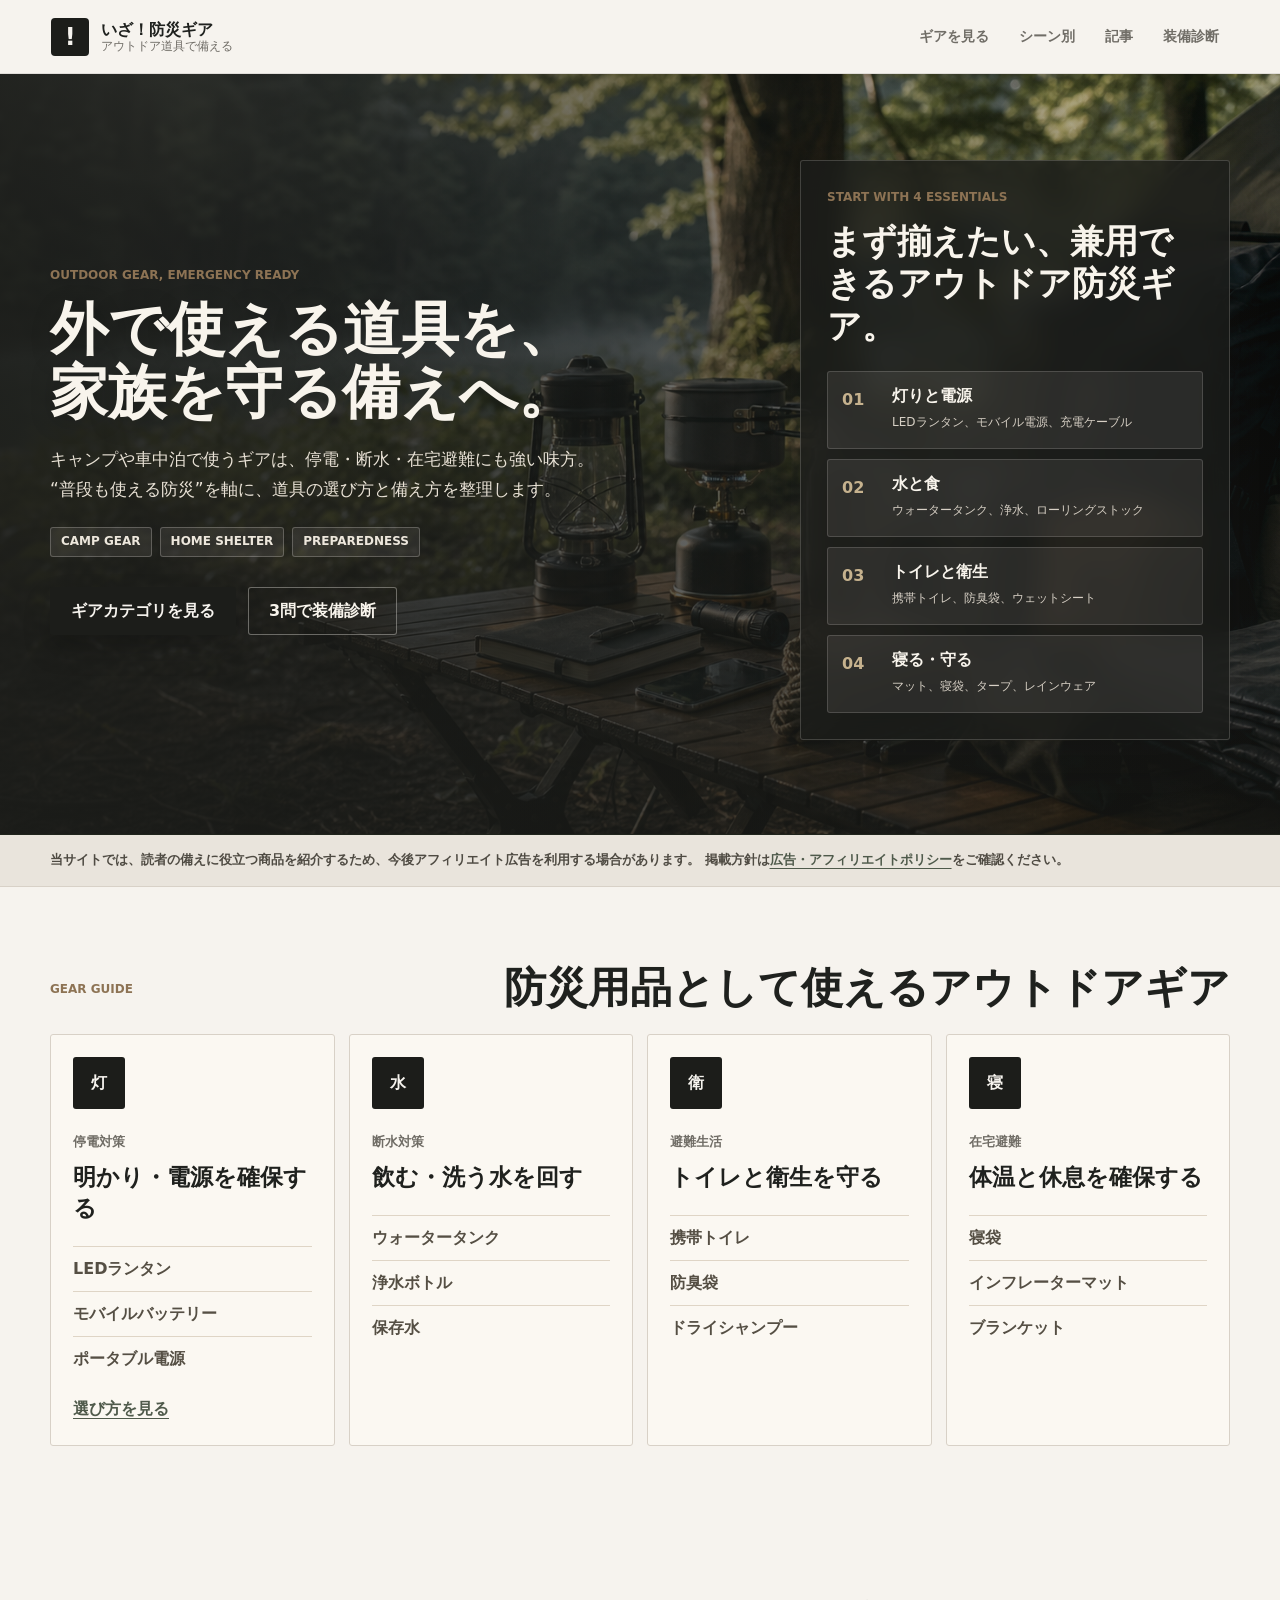
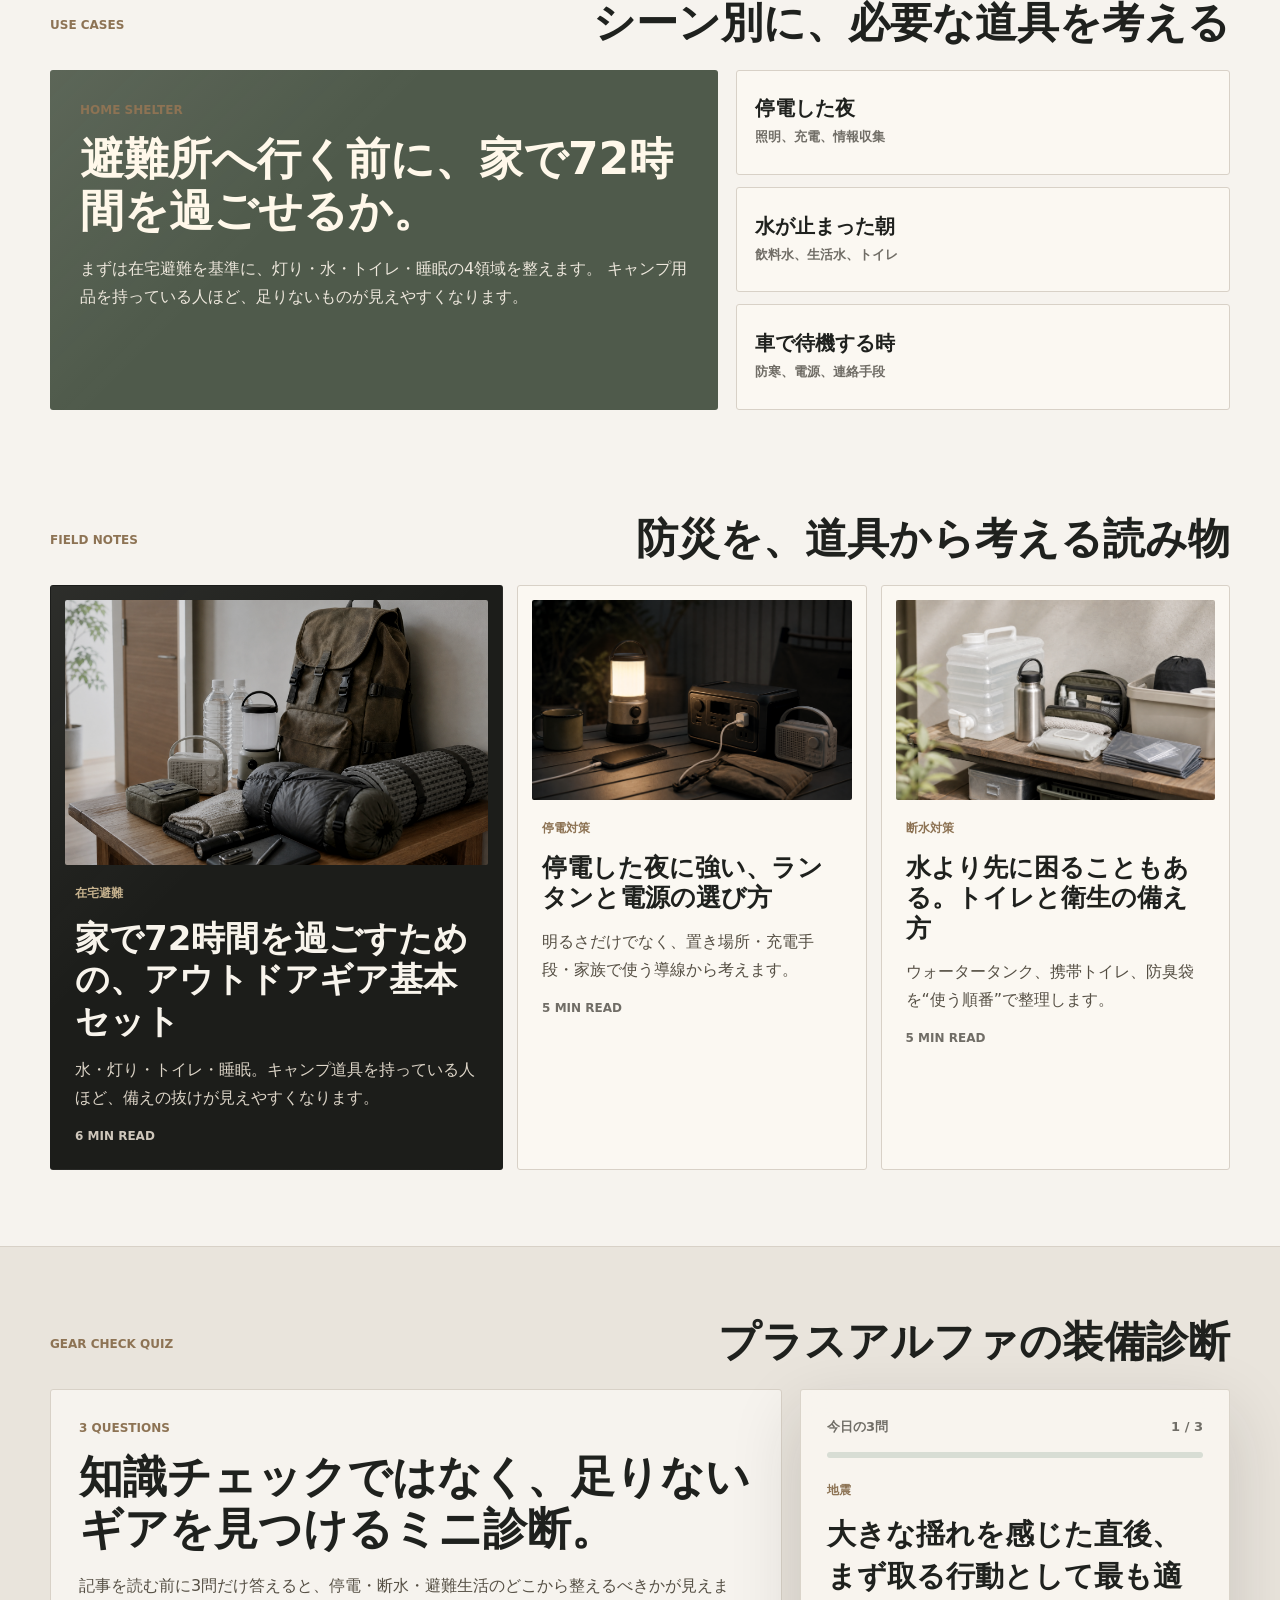
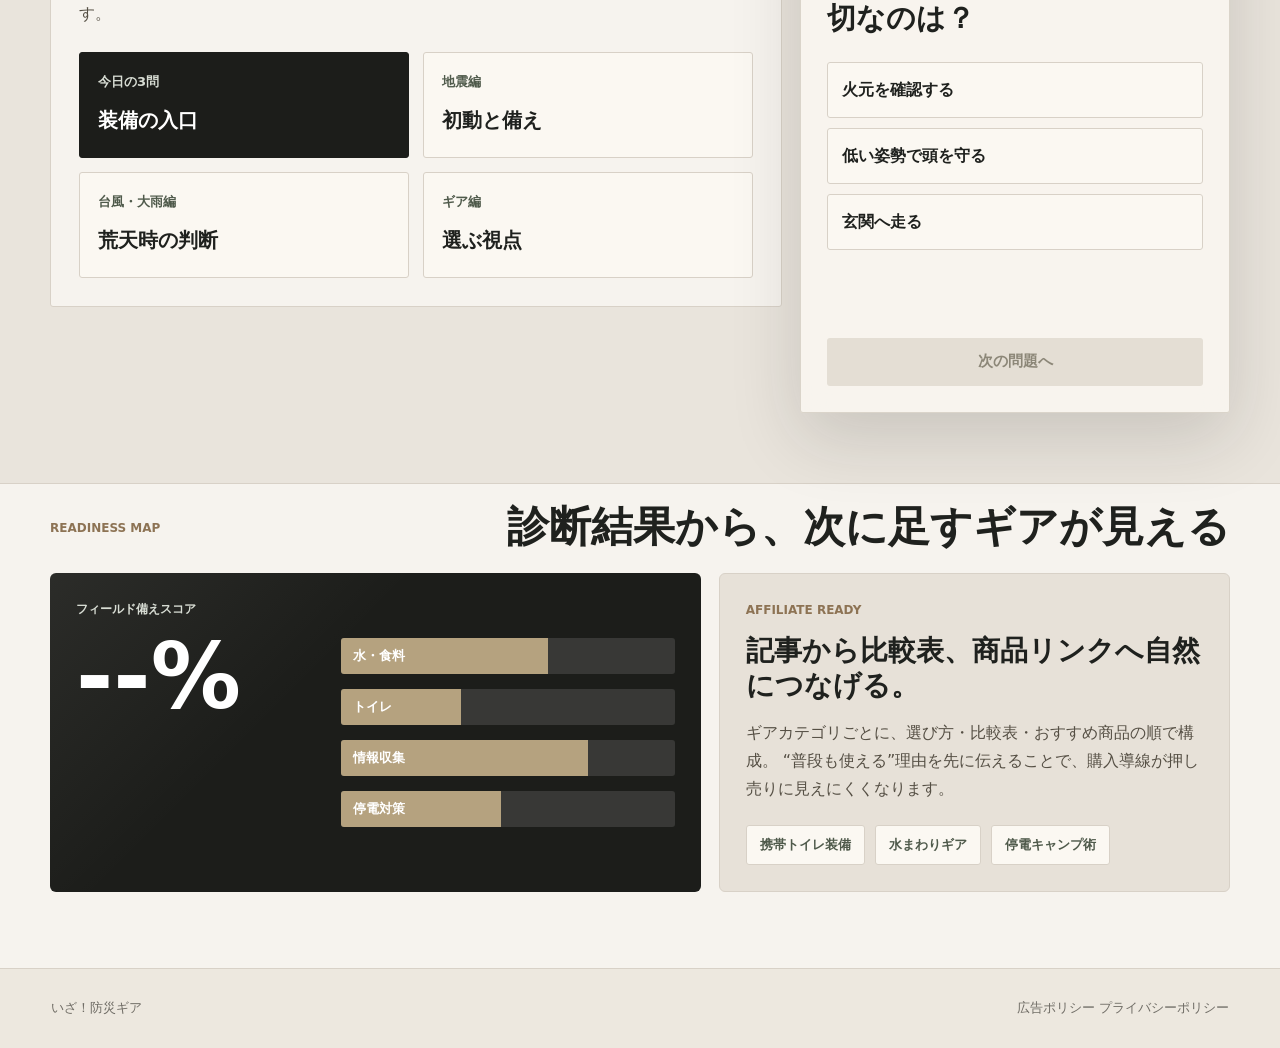
<file: index.html>
<!doctype html>
<html lang="ja">
  <head>
    <meta charset="utf-8" />
    <meta name="viewport" content="width=device-width, initial-scale=1" />
    <meta
      name="description"
      content="いざ！防災ギアは、キャンプや車中泊の道具を災害時の備えとして活用するアウトドア防災メディアです。"
    />
    <meta property="og:type" content="website" />
    <meta property="og:title" content="いざ！防災ギア | アウトドア道具で備える防災メディア" />
    <meta
      property="og:description"
      content="外で使える道具を、家族を守る備えへ。アウトドアギアで考える、防災メディア。"
    />
    <meta property="og:image" content="assets/outdoor-preparedness.png" />
    <meta name="theme-color" content="#1c1d1a" />
    <title>いざ！防災ギア | アウトドア道具で備える防災メディア</title>
    <link
      rel="icon"
      href="data:image/svg+xml,%3Csvg xmlns='http://www.w3.org/2000/svg' viewBox='0 0 64 64'%3E%3Crect width='64' height='64' rx='10' fill='%232f3a24'/%3E%3Cpath d='M30 12h6l-1 28h-4L30 12zm0 36a5 5 0 1 1 10 0 5 5 0 0 1-10 0z' fill='%23f0a33a'/%3E%3C/svg%3E"
    />
    <link rel="preload" href="assets/outdoor-preparedness.png" as="image" />
    <link rel="stylesheet" href="styles.css" />
  </head>
  <body>
    <header class="site-header">
      <a class="brand" href="#" aria-label="いざ！防災ギア ホーム">
        <span class="brand-mark">!</span>
        <span>
          <span class="brand-name">いざ！防災ギア</span>
          <span class="brand-sub">アウトドア道具で備える</span>
        </span>
      </a>
      <nav class="site-nav" aria-label="主要メニュー">
        <a href="#gear">ギアを見る</a>
        <a href="#scenes">シーン別</a>
        <a href="#articles">記事</a>
        <a href="#quiz">装備診断</a>
      </nav>
    </header>

    <main>
      <section class="first-view" aria-labelledby="main-title">
        <img
          class="hero-image"
          src="assets/outdoor-preparedness.png"
          alt="森のキャンプサイトに並ぶランタン、ラジオ、水、バックパック、防災ポーチ"
        />
        <div class="hero-shade"></div>

        <div class="first-view-inner">
          <div class="hero-copy">
            <p class="eyebrow">Outdoor gear, emergency ready</p>
            <h1 id="main-title">外で使える道具を、<br />家族を守る備えへ。</h1>
            <p>
              キャンプや車中泊で使うギアは、停電・断水・在宅避難にも強い味方。
              “普段も使える防災”を軸に、道具の選び方と備え方を整理します。
            </p>
            <div class="hero-tags" aria-label="コンセプトタグ">
              <span>camp gear</span>
              <span>home shelter</span>
              <span>preparedness</span>
            </div>
            <div class="hero-actions">
              <a class="primary-link" href="#gear">ギアカテゴリを見る</a>
              <a class="secondary-link" href="#quiz">3問で装備診断</a>
            </div>
          </div>

          <section class="field-card" aria-label="防災ギアの入口">
            <p class="panel-kicker">Start with 4 essentials</p>
            <h2>まず揃えたい、兼用できるアウトドア防災ギア。</h2>
            <div class="essential-list">
              <a href="#preparedness">
                <span>01</span>
                <strong>灯りと電源</strong>
                <small>LEDランタン、モバイル電源、充電ケーブル</small>
              </a>
              <a href="#preparedness">
                <span>02</span>
                <strong>水と食</strong>
                <small>ウォータータンク、浄水、ローリングストック</small>
              </a>
              <a href="#preparedness">
                <span>03</span>
                <strong>トイレと衛生</strong>
                <small>携帯トイレ、防臭袋、ウェットシート</small>
              </a>
              <a href="#preparedness">
                <span>04</span>
                <strong>寝る・守る</strong>
                <small>マット、寝袋、タープ、レインウェア</small>
              </a>
            </div>
          </section>
        </div>
      </section>

      <section class="affiliate-notice" aria-label="広告表記">
        <p>
          当サイトでは、読者の備えに役立つ商品を紹介するため、今後アフィリエイト広告を利用する場合があります。
          掲載方針は<a href="disclosure.html">広告・アフィリエイトポリシー</a>をご確認ください。
        </p>
      </section>

      <section class="section-block gear-guide" id="gear" aria-labelledby="gear-title">
        <div class="section-heading">
          <p class="eyebrow">Gear guide</p>
          <h2 id="gear-title">防災用品として使えるアウトドアギア</h2>
        </div>
        <div class="gear-grid">
          <article class="gear-card">
            <span class="gear-icon">灯</span>
            <p>停電対策</p>
            <h3>明かり・電源を確保する</h3>
            <ul>
              <li>LEDランタン</li>
              <li>モバイルバッテリー</li>
              <li>ポータブル電源</li>
            </ul>
            <a class="text-link" href="guides/blackout-power-kit.html">選び方を見る</a>
          </article>
          <article class="gear-card">
            <span class="gear-icon">水</span>
            <p>断水対策</p>
            <h3>飲む・洗う水を回す</h3>
            <ul>
              <li>ウォータータンク</li>
              <li>浄水ボトル</li>
              <li>保存水</li>
            </ul>
          </article>
          <article class="gear-card">
            <span class="gear-icon">衛</span>
            <p>避難生活</p>
            <h3>トイレと衛生を守る</h3>
            <ul>
              <li>携帯トイレ</li>
              <li>防臭袋</li>
              <li>ドライシャンプー</li>
            </ul>
          </article>
          <article class="gear-card">
            <span class="gear-icon">寝</span>
            <p>在宅避難</p>
            <h3>体温と休息を確保する</h3>
            <ul>
              <li>寝袋</li>
              <li>インフレーターマット</li>
              <li>ブランケット</li>
            </ul>
          </article>
        </div>
      </section>

      <section class="section-block scenes" id="scenes" aria-labelledby="scenes-title">
        <div class="section-heading">
          <p class="eyebrow">Use cases</p>
          <h2 id="scenes-title">シーン別に、必要な道具を考える</h2>
        </div>
        <div class="scene-layout">
          <article class="scene-main">
            <p class="panel-kicker">Home shelter</p>
            <h3>避難所へ行く前に、家で72時間を過ごせるか。</h3>
            <p>
              まずは在宅避難を基準に、灯り・水・トイレ・睡眠の4領域を整えます。
              キャンプ用品を持っている人ほど、足りないものが見えやすくなります。
            </p>
          </article>
          <div class="scene-list">
            <a href="#preparedness"><strong>停電した夜</strong><span>照明、充電、情報収集</span></a>
            <a href="#preparedness"><strong>水が止まった朝</strong><span>飲料水、生活水、トイレ</span></a>
            <a href="#preparedness"><strong>車で待機する時</strong><span>防寒、電源、連絡手段</span></a>
          </div>
        </div>
      </section>

      <section class="section-block articles" id="articles" aria-labelledby="articles-title">
        <div class="section-heading">
          <p class="eyebrow">Field notes</p>
          <h2 id="articles-title">防災を、道具から考える読み物</h2>
        </div>
        <div class="article-grid">
          <a class="article-card feature" href="articles/home-shelter-72h.html">
            <img
              src="assets/articles/home-shelter-72h.png"
              alt="家での在宅避難に備えたバックパック、ランタン、水、寝袋"
              decoding="async"
            />
            <span class="article-label">在宅避難</span>
            <h3>家で72時間を過ごすための、アウトドアギア基本セット</h3>
            <p>
              水・灯り・トイレ・睡眠。キャンプ道具を持っている人ほど、備えの抜けが見えやすくなります。
            </p>
            <small>6 min read</small>
          </a>
          <a class="article-card" href="articles/blackout-light-power.html">
            <img
              src="assets/articles/blackout-light-power.png"
              alt="停電時に使えるLEDランタン、ポータブル電源、ラジオ"
              decoding="async"
            />
            <span class="article-label">停電対策</span>
            <h3>停電した夜に強い、ランタンと電源の選び方</h3>
            <p>明るさだけでなく、置き場所・充電手段・家族で使う導線から考えます。</p>
            <small>5 min read</small>
          </a>
          <a class="article-card" href="articles/water-toilet-kit.html">
            <img
              src="assets/articles/water-toilet-kit.png"
              alt="断水時に備えるウォータータンク、衛生用品、収納ボックス"
              decoding="async"
            />
            <span class="article-label">断水対策</span>
            <h3>水より先に困ることもある。トイレと衛生の備え方</h3>
            <p>ウォータータンク、携帯トイレ、防臭袋を“使う順番”で整理します。</p>
            <small>5 min read</small>
          </a>
        </div>
      </section>

      <section class="section-block quiz-section" id="quiz" aria-labelledby="quiz-title">
        <div class="section-heading">
          <p class="eyebrow">Gear check quiz</p>
          <h2 id="quiz-title">プラスアルファの装備診断</h2>
        </div>
        <div class="quiz-layout">
          <div class="quiz-intro">
            <p class="panel-kicker">3 questions</p>
            <h3>知識チェックではなく、足りないギアを見つけるミニ診断。</h3>
            <p>
              記事を読む前に3問だけ答えると、停電・断水・避難生活のどこから整えるべきかが見えます。
            </p>
            <div class="topic-grid" aria-label="クイズテーマ">
              <button class="topic-card active" type="button" data-track="daily">
                <span>今日の3問</span>
                <strong>装備の入口</strong>
              </button>
              <button class="topic-card" type="button" data-track="earthquake">
                <span>地震編</span>
                <strong>初動と備え</strong>
              </button>
              <button class="topic-card" type="button" data-track="rain">
                <span>台風・大雨編</span>
                <strong>荒天時の判断</strong>
              </button>
              <button class="topic-card" type="button" data-track="goods">
                <span>ギア編</span>
                <strong>選ぶ視点</strong>
              </button>
            </div>
          </div>

          <section class="quiz-panel" aria-label="防災クイズ">
            <div class="quiz-topline">
              <span id="quiz-label">今日の3問</span>
              <span id="quiz-count">1 / 3</span>
            </div>
            <div class="progress" aria-hidden="true">
              <span id="progress-bar"></span>
            </div>
            <p class="quiz-category" id="quiz-category">地震</p>
            <h2 id="question-text">問題を読み込み中です</h2>
            <div class="answer-list" id="answer-list"></div>
            <p class="feedback" id="feedback" aria-live="polite"></p>
            <button class="next-button" id="next-button" type="button" disabled>次の問題へ</button>
          </section>
        </div>
      </section>

      <section class="section-block preparedness" id="preparedness" aria-labelledby="preparedness-title">
        <div class="section-heading">
          <p class="eyebrow">Readiness map</p>
          <h2 id="preparedness-title">診断結果から、次に足すギアが見える</h2>
        </div>

        <div class="readiness-layout">
          <section class="score-panel" aria-label="備えスコア">
            <div>
              <p class="panel-kicker">フィールド備えスコア</p>
              <strong id="readiness-score">--%</strong>
            </div>
            <div class="score-bars" id="score-bars">
              <span style="--value: 62%"><b>水・食料</b></span>
              <span style="--value: 36%"><b>トイレ</b></span>
              <span style="--value: 74%"><b>情報収集</b></span>
              <span style="--value: 48%"><b>停電対策</b></span>
            </div>
          </section>

          <section class="next-prep" aria-label="おすすめの備え">
            <p class="panel-kicker">Affiliate ready</p>
            <h3>記事から比較表、商品リンクへ自然につなげる。</h3>
            <p>
              ギアカテゴリごとに、選び方・比較表・おすすめ商品の順で構成。
              “普段も使える”理由を先に伝えることで、購入導線が押し売りに見えにくくなります。
            </p>
            <div class="prep-links">
              <a href="#">携帯トイレ装備</a>
              <a href="#">水まわりギア</a>
              <a href="guides/blackout-power-kit.html">停電キャンプ術</a>
            </div>
          </section>
        </div>
      </section>
    </main>

    <footer class="site-footer">
      <p>いざ！防災ギア</p>
      <p>
        <a href="disclosure.html">広告ポリシー</a>
        <a href="privacy.html">プライバシーポリシー</a>
      </p>
    </footer>

    <nav class="mobile-tabbar" aria-label="モバイルメニュー">
      <a href="#articles">読む</a>
      <a href="#gear">ギア</a>
      <a href="#quiz">診断</a>
    </nav>

    <script src="script.js"></script>
  </body>
</html>
</file>
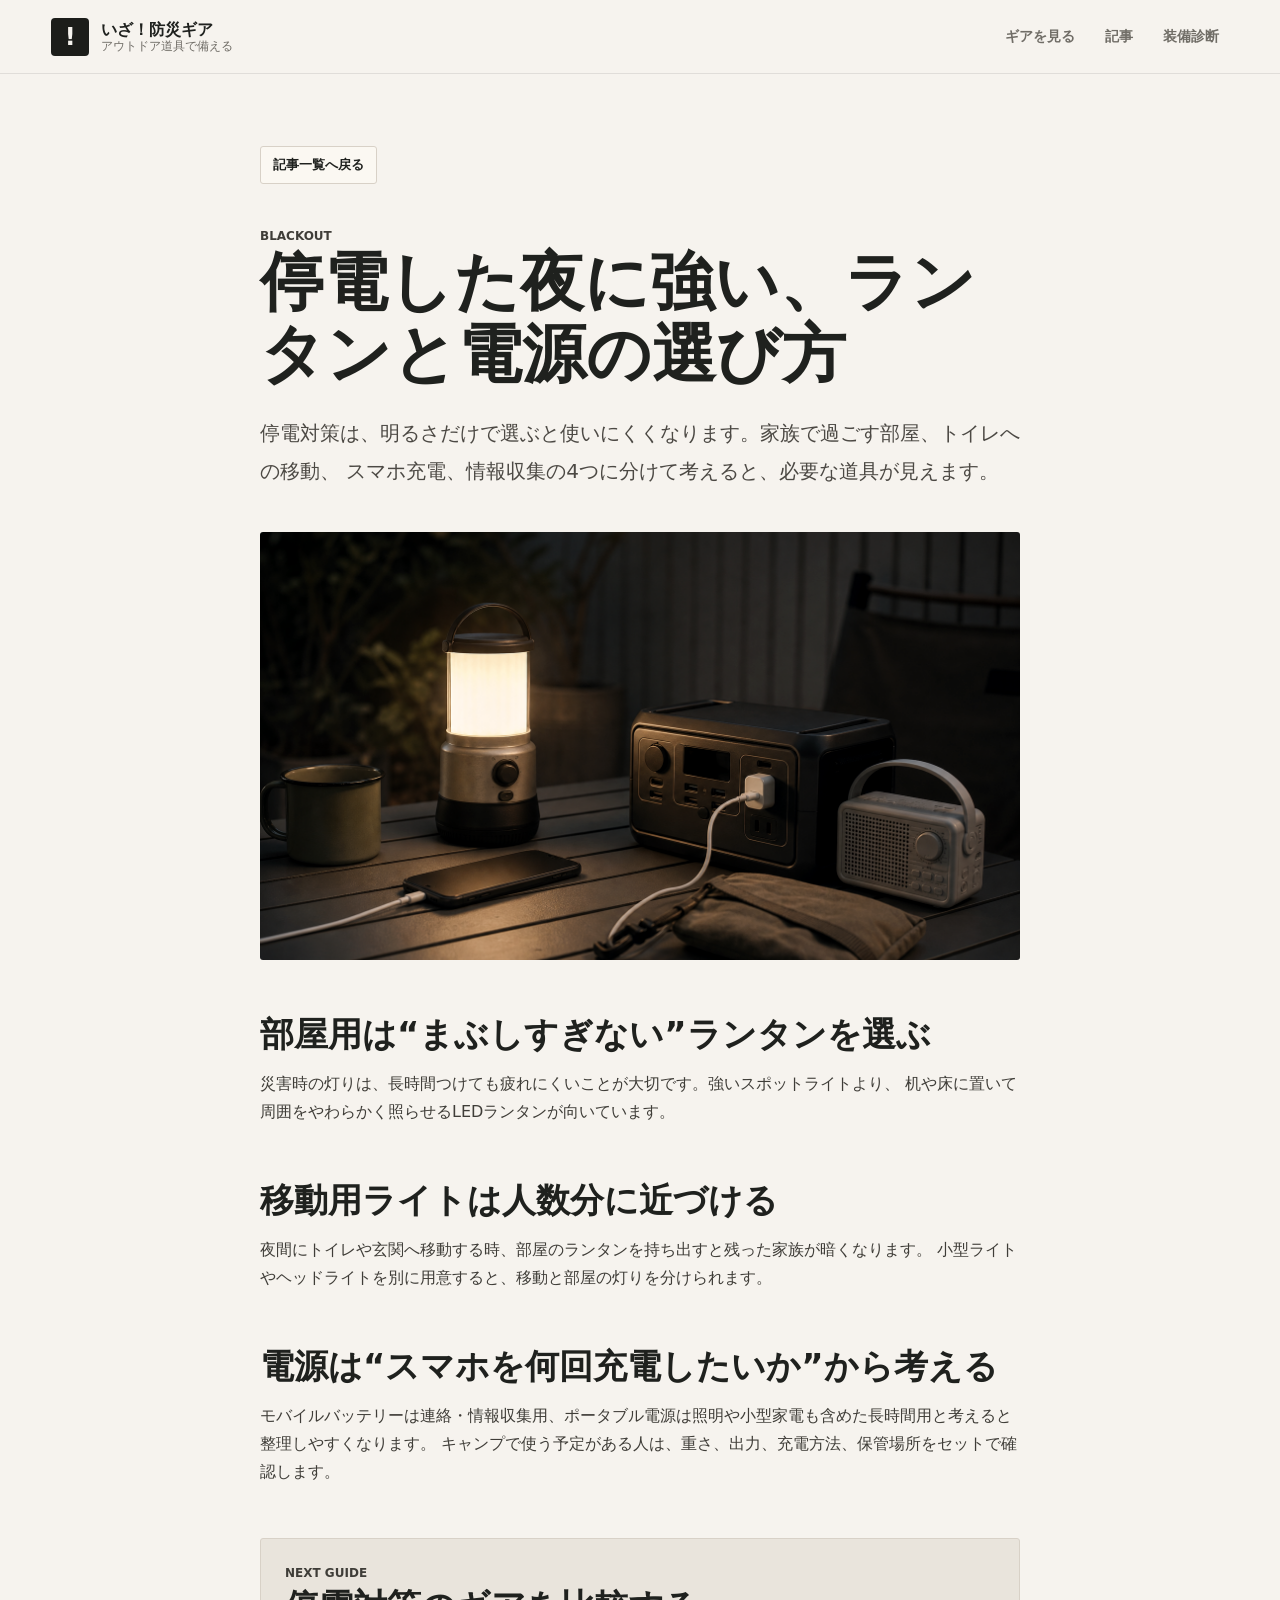
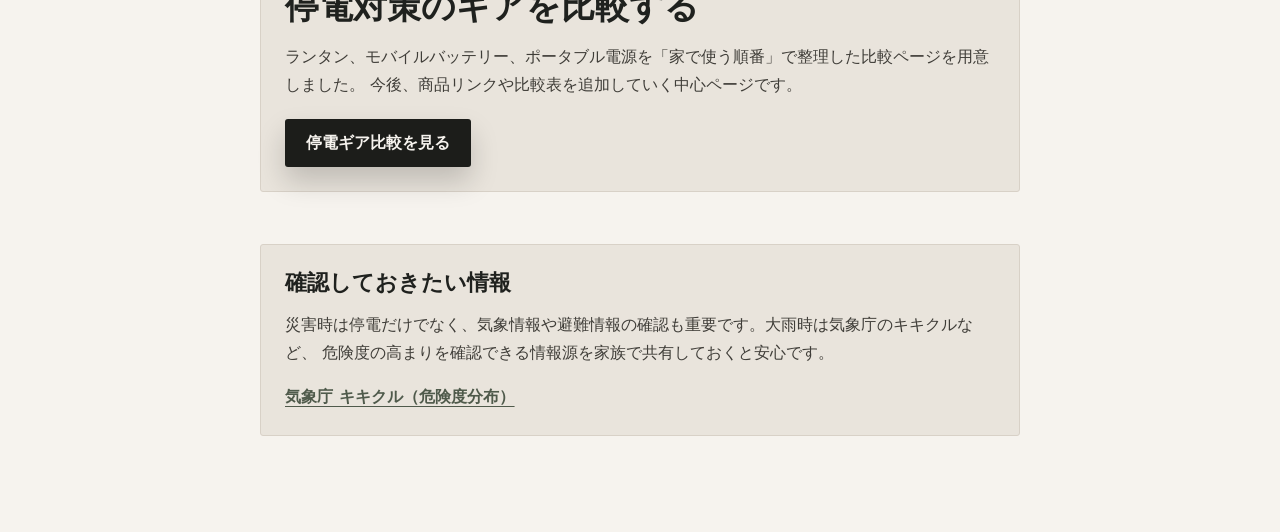
<file: blackout-light-power.html>
<!doctype html>
<html lang="ja">
  <head>
    <meta charset="utf-8" />
    <meta name="viewport" content="width=device-width, initial-scale=1" />
    <meta
      name="description"
      content="停電時に役立つLEDランタン、モバイルバッテリー、ポータブル電源の選び方をアウトドア目線で解説します。"
    />
    <meta property="og:type" content="article" />
    <meta property="og:title" content="停電した夜に強い、ランタンと電源の選び方" />
    <meta property="og:image" content="../assets/articles/blackout-light-power.png" />
    <meta name="theme-color" content="#1c1d1a" />
    <title>停電した夜に強い、ランタンと電源の選び方 | いざ！防災ギア</title>
    <link
      rel="icon"
      href="data:image/svg+xml,%3Csvg xmlns='http://www.w3.org/2000/svg' viewBox='0 0 64 64'%3E%3Crect width='64' height='64' rx='10' fill='%231c1d1a'/%3E%3Cpath d='M30 12h6l-1 28h-4L30 12zm0 36a5 5 0 1 1 10 0 5 5 0 0 1-10 0z' fill='%23f6f3ee'/%3E%3C/svg%3E"
    />
    <link rel="stylesheet" href="../styles.css" />
  </head>
  <body>
    <header class="site-header">
      <a class="brand" href="../index.html" aria-label="いざ！防災ギア ホーム">
        <span class="brand-mark">!</span>
        <span>
          <span class="brand-name">いざ！防災ギア</span>
          <span class="brand-sub">アウトドア道具で備える</span>
        </span>
      </a>
      <nav class="site-nav" aria-label="主要メニュー">
        <a href="../index.html#gear">ギアを見る</a>
        <a href="../index.html#articles">記事</a>
        <a href="../index.html#quiz">装備診断</a>
      </nav>
    </header>

    <main class="article-page">
      <article class="article-body">
        <a class="back-link" href="../index.html#articles">記事一覧へ戻る</a>
        <p class="eyebrow">Blackout</p>
        <h1>停電した夜に強い、ランタンと電源の選び方</h1>
        <p class="lead">
          停電対策は、明るさだけで選ぶと使いにくくなります。家族で過ごす部屋、トイレへの移動、
          スマホ充電、情報収集の4つに分けて考えると、必要な道具が見えます。
        </p>
        <img
          class="article-cover"
          src="../assets/articles/blackout-light-power.png"
          alt="停電時に使えるLEDランタンとポータブル電源"
          decoding="async"
        />

        <section>
          <h2>部屋用は“まぶしすぎない”ランタンを選ぶ</h2>
          <p>
            災害時の灯りは、長時間つけても疲れにくいことが大切です。強いスポットライトより、
            机や床に置いて周囲をやわらかく照らせるLEDランタンが向いています。
          </p>
        </section>

        <section>
          <h2>移動用ライトは人数分に近づける</h2>
          <p>
            夜間にトイレや玄関へ移動する時、部屋のランタンを持ち出すと残った家族が暗くなります。
            小型ライトやヘッドライトを別に用意すると、移動と部屋の灯りを分けられます。
          </p>
        </section>

        <section>
          <h2>電源は“スマホを何回充電したいか”から考える</h2>
          <p>
            モバイルバッテリーは連絡・情報収集用、ポータブル電源は照明や小型家電も含めた長時間用と考えると整理しやすくなります。
            キャンプで使う予定がある人は、重さ、出力、充電方法、保管場所をセットで確認します。
          </p>
        </section>

        <section class="article-cta">
          <p class="panel-kicker">Next guide</p>
          <h2>停電対策のギアを比較する</h2>
          <p>
            ランタン、モバイルバッテリー、ポータブル電源を「家で使う順番」で整理した比較ページを用意しました。
            今後、商品リンクや比較表を追加していく中心ページです。
          </p>
          <a class="primary-link" href="../guides/blackout-power-kit.html">停電ギア比較を見る</a>
        </section>

        <aside class="source-box">
          <h2>確認しておきたい情報</h2>
          <p>
            災害時は停電だけでなく、気象情報や避難情報の確認も重要です。大雨時は気象庁のキキクルなど、
            危険度の高まりを確認できる情報源を家族で共有しておくと安心です。
          </p>
          <a href="https://www.jma.go.jp/jma/kishou/know/bosai/riskmap.html">気象庁 キキクル（危険度分布）</a>
        </aside>
      </article>
    </main>
  </body>
</html>
</file>
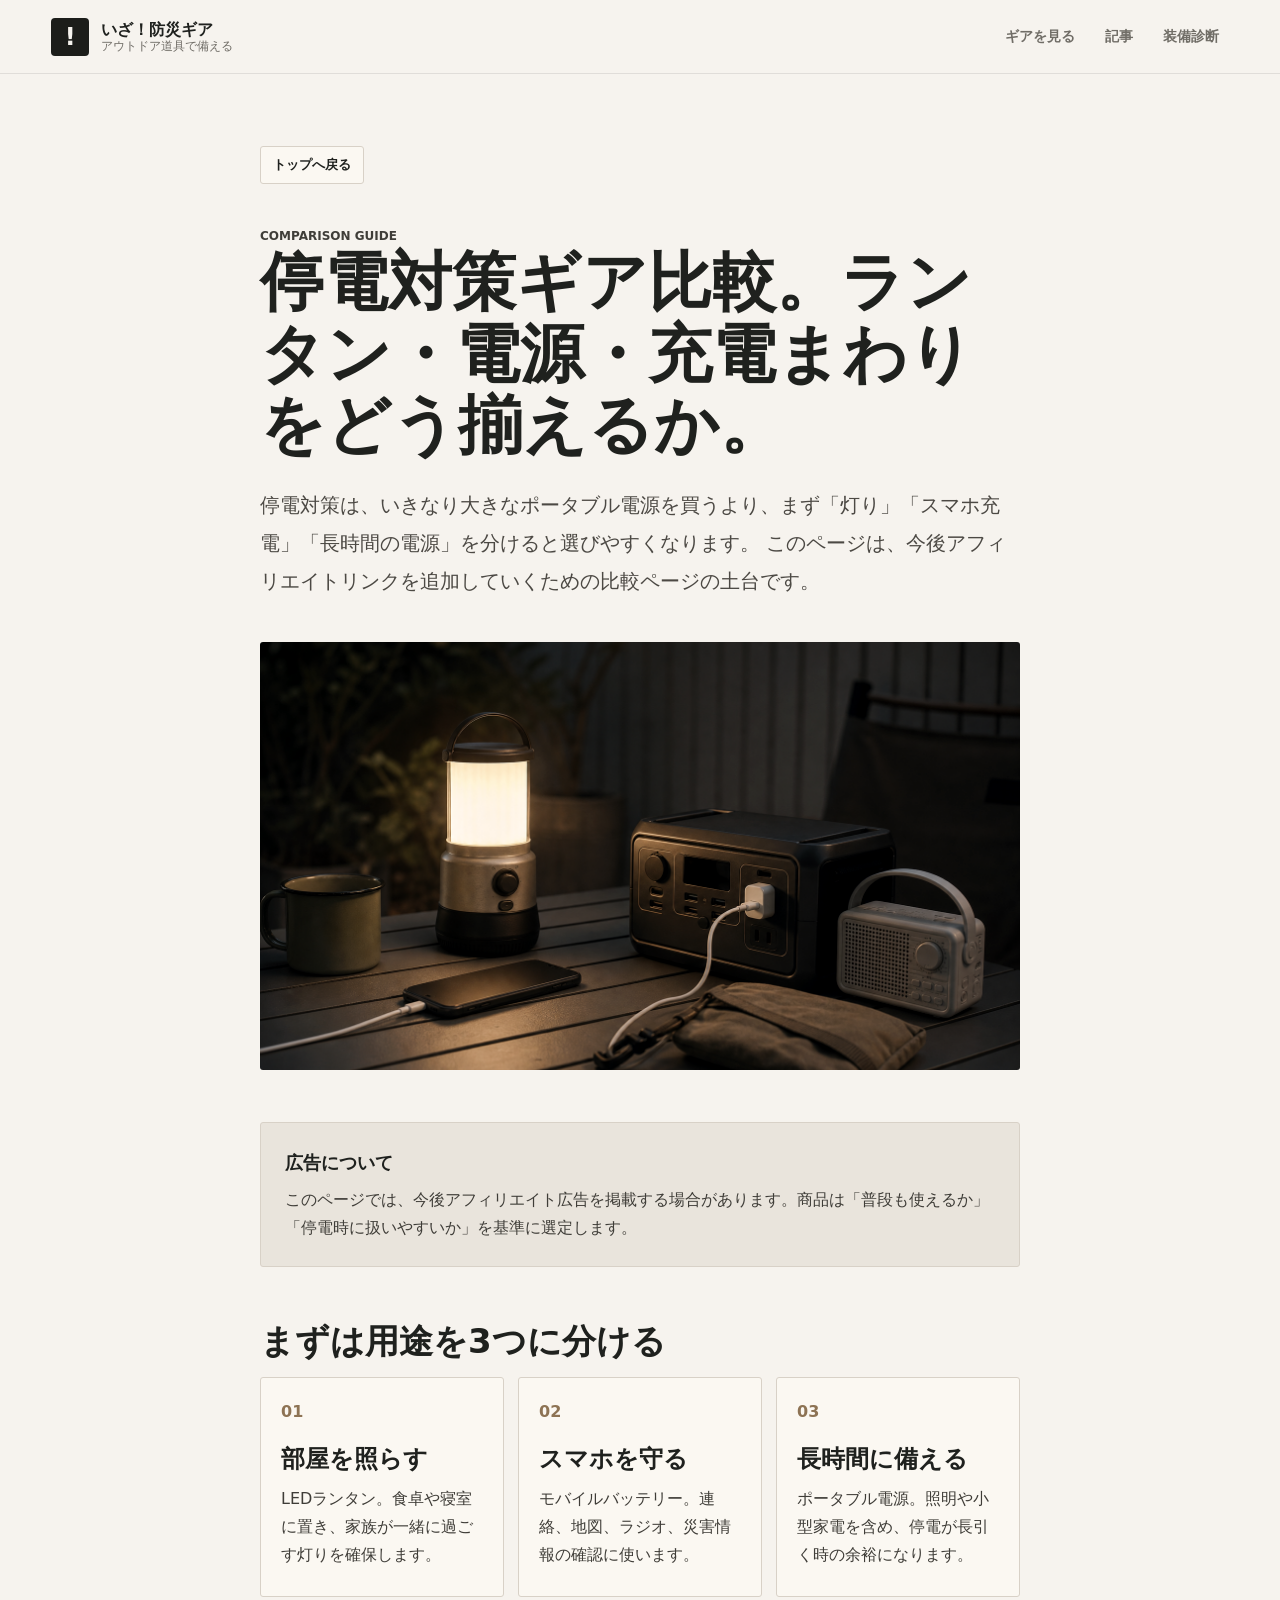
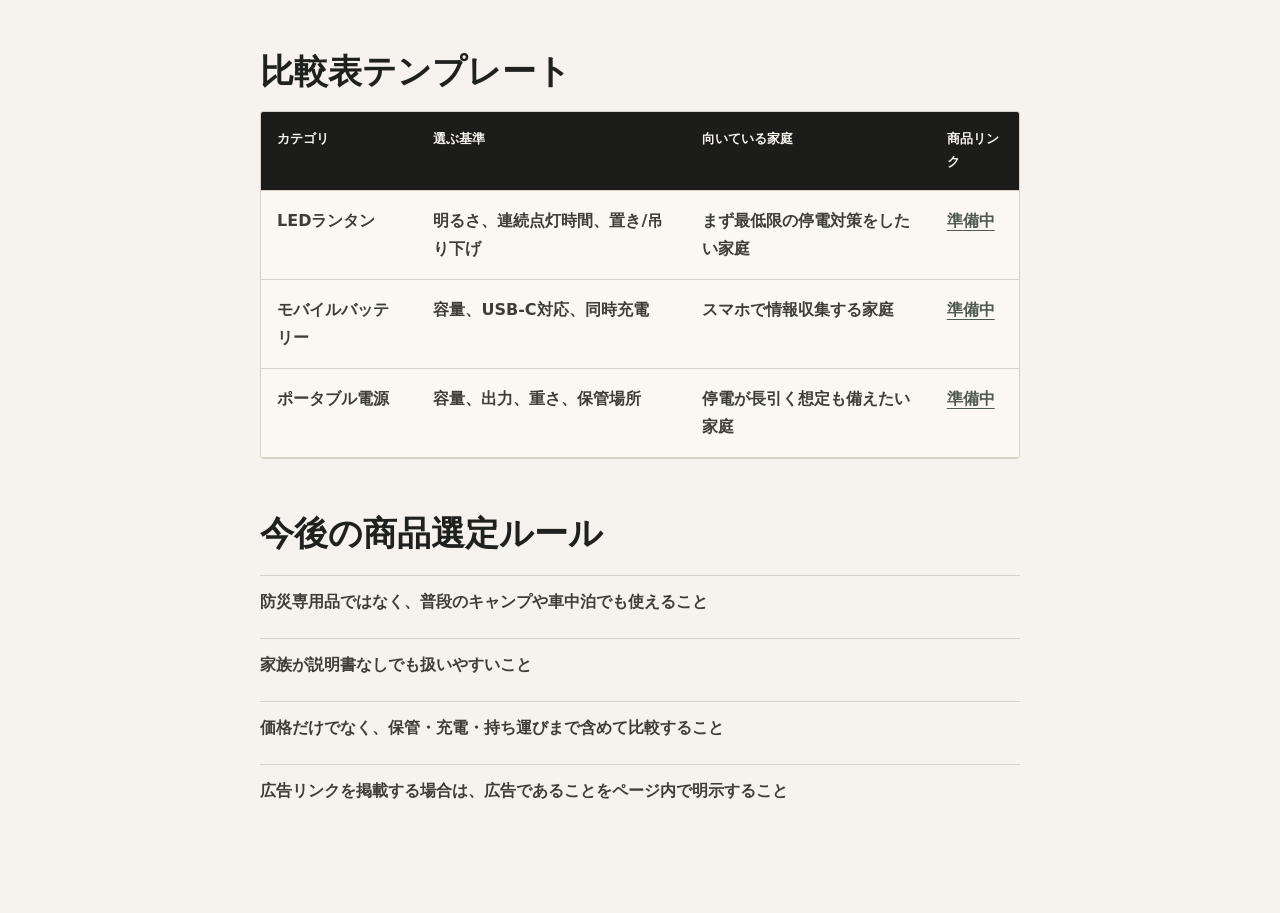
<file: blackout-power-kit.html>
<!doctype html>
<html lang="ja">
  <head>
    <meta charset="utf-8" />
    <meta name="viewport" content="width=device-width, initial-scale=1" />
    <meta
      name="description"
      content="停電時に役立つLEDランタン、モバイルバッテリー、ポータブル電源をアウトドア兼用の視点で比較するガイドです。"
    />
    <meta property="og:type" content="article" />
    <meta property="og:title" content="停電対策ギア比較 | ランタン・電源・充電まわり" />
    <meta property="og:image" content="../assets/articles/blackout-light-power.png" />
    <meta name="theme-color" content="#1c1d1a" />
    <title>停電対策ギア比較 | いざ！防災ギア</title>
    <link
      rel="icon"
      href="data:image/svg+xml,%3Csvg xmlns='http://www.w3.org/2000/svg' viewBox='0 0 64 64'%3E%3Crect width='64' height='64' rx='10' fill='%231c1d1a'/%3E%3Cpath d='M30 12h6l-1 28h-4L30 12zm0 36a5 5 0 1 1 10 0 5 5 0 0 1-10 0z' fill='%23f6f3ee'/%3E%3C/svg%3E"
    />
    <link rel="stylesheet" href="../styles.css" />
  </head>
  <body>
    <header class="site-header">
      <a class="brand" href="../index.html" aria-label="いざ！防災ギア ホーム">
        <span class="brand-mark">!</span>
        <span>
          <span class="brand-name">いざ！防災ギア</span>
          <span class="brand-sub">アウトドア道具で備える</span>
        </span>
      </a>
      <nav class="site-nav" aria-label="主要メニュー">
        <a href="../index.html#gear">ギアを見る</a>
        <a href="../index.html#articles">記事</a>
        <a href="../index.html#quiz">装備診断</a>
      </nav>
    </header>

    <main class="article-page">
      <article class="article-body">
        <a class="back-link" href="../index.html#gear">トップへ戻る</a>
        <p class="eyebrow">Comparison guide</p>
        <h1>停電対策ギア比較。ランタン・電源・充電まわりをどう揃えるか。</h1>
        <p class="lead">
          停電対策は、いきなり大きなポータブル電源を買うより、まず「灯り」「スマホ充電」「長時間の電源」を分けると選びやすくなります。
          このページは、今後アフィリエイトリンクを追加していくための比較ページの土台です。
        </p>
        <img
          class="article-cover"
          src="../assets/articles/blackout-light-power.png"
          alt="停電時に使えるランタンとポータブル電源"
          decoding="async"
        />

        <aside class="ad-disclosure">
          <strong>広告について</strong>
          <p>
            このページでは、今後アフィリエイト広告を掲載する場合があります。商品は「普段も使えるか」「停電時に扱いやすいか」を基準に選定します。
          </p>
        </aside>

        <section>
          <h2>まずは用途を3つに分ける</h2>
          <div class="comparison-grid">
            <div>
              <span>01</span>
              <h3>部屋を照らす</h3>
              <p>LEDランタン。食卓や寝室に置き、家族が一緒に過ごす灯りを確保します。</p>
            </div>
            <div>
              <span>02</span>
              <h3>スマホを守る</h3>
              <p>モバイルバッテリー。連絡、地図、ラジオ、災害情報の確認に使います。</p>
            </div>
            <div>
              <span>03</span>
              <h3>長時間に備える</h3>
              <p>ポータブル電源。照明や小型家電を含め、停電が長引く時の余裕になります。</p>
            </div>
          </div>
        </section>

        <section>
          <h2>比較表テンプレート</h2>
          <div class="table-wrap">
            <table class="comparison-table">
              <thead>
                <tr>
                  <th>カテゴリ</th>
                  <th>選ぶ基準</th>
                  <th>向いている家庭</th>
                  <th>商品リンク</th>
                </tr>
              </thead>
              <tbody>
                <tr>
                  <td>LEDランタン</td>
                  <td>明るさ、連続点灯時間、置き/吊り下げ</td>
                  <td>まず最低限の停電対策をしたい家庭</td>
                  <td><a href="#" rel="sponsored nofollow">準備中</a></td>
                </tr>
                <tr>
                  <td>モバイルバッテリー</td>
                  <td>容量、USB-C対応、同時充電</td>
                  <td>スマホで情報収集する家庭</td>
                  <td><a href="#" rel="sponsored nofollow">準備中</a></td>
                </tr>
                <tr>
                  <td>ポータブル電源</td>
                  <td>容量、出力、重さ、保管場所</td>
                  <td>停電が長引く想定も備えたい家庭</td>
                  <td><a href="#" rel="sponsored nofollow">準備中</a></td>
                </tr>
              </tbody>
            </table>
          </div>
        </section>

        <section>
          <h2>今後の商品選定ルール</h2>
          <ul>
            <li>防災専用品ではなく、普段のキャンプや車中泊でも使えること</li>
            <li>家族が説明書なしでも扱いやすいこと</li>
            <li>価格だけでなく、保管・充電・持ち運びまで含めて比較すること</li>
            <li>広告リンクを掲載する場合は、広告であることをページ内で明示すること</li>
          </ul>
        </section>
      </article>
    </main>
  </body>
</html>
</file>
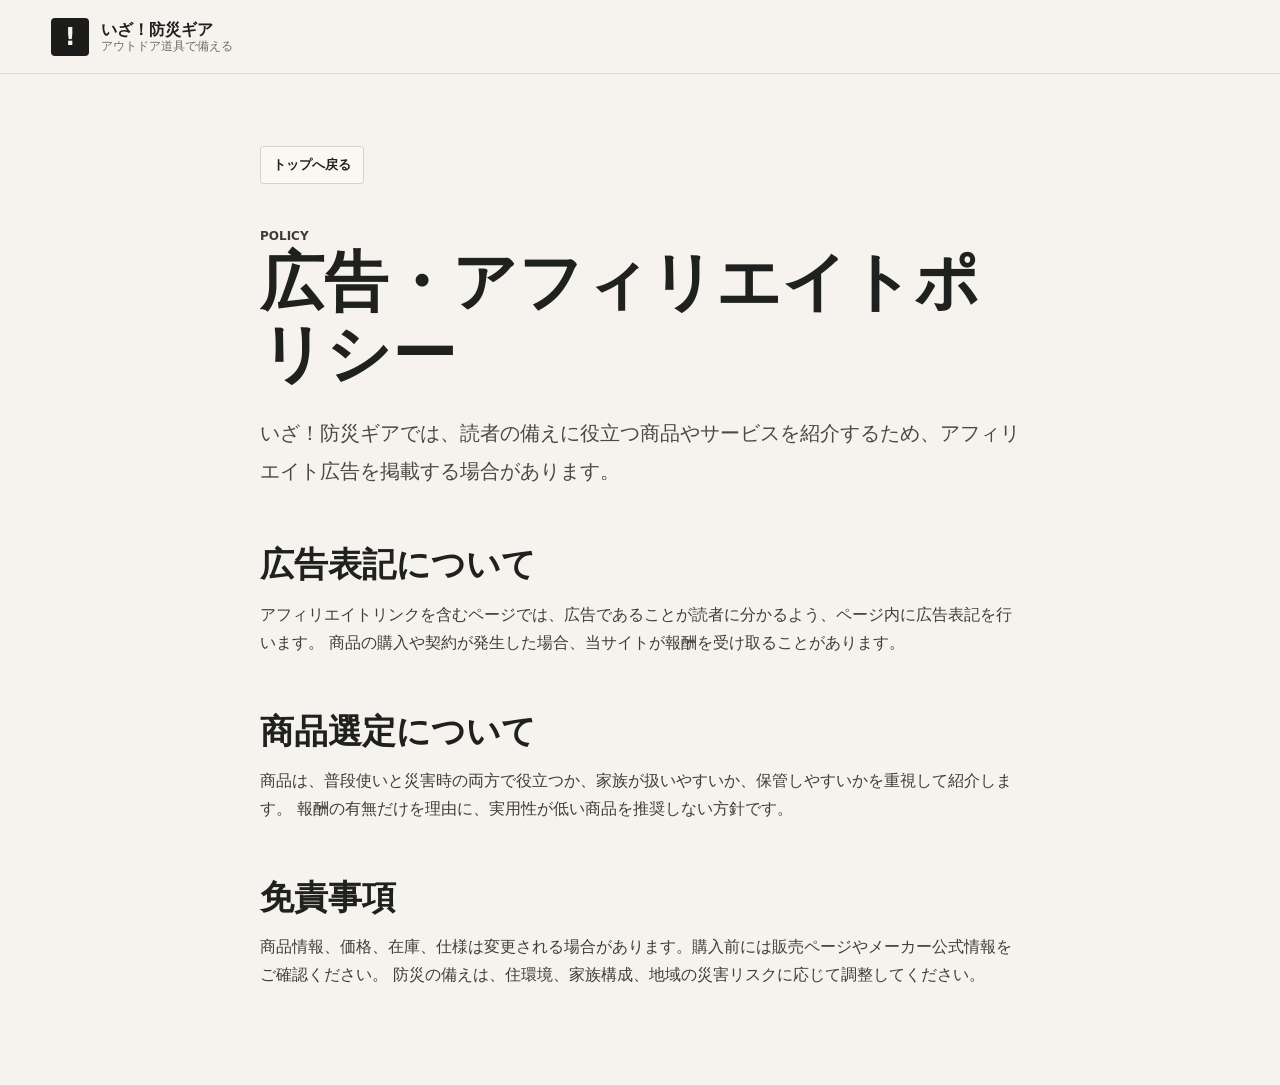
<file: disclosure.html>
<!doctype html>
<html lang="ja">
  <head>
    <meta charset="utf-8" />
    <meta name="viewport" content="width=device-width, initial-scale=1" />
    <meta name="description" content="いざ！防災ギアの広告・アフィリエイトポリシーです。" />
    <meta name="theme-color" content="#1c1d1a" />
    <title>広告・アフィリエイトポリシー | いざ！防災ギア</title>
    <link rel="stylesheet" href="styles.css" />
  </head>
  <body>
    <header class="site-header">
      <a class="brand" href="index.html" aria-label="いざ！防災ギア ホーム">
        <span class="brand-mark">!</span>
        <span>
          <span class="brand-name">いざ！防災ギア</span>
          <span class="brand-sub">アウトドア道具で備える</span>
        </span>
      </a>
    </header>
    <main class="article-page">
      <article class="article-body">
        <a class="back-link" href="index.html">トップへ戻る</a>
        <p class="eyebrow">Policy</p>
        <h1>広告・アフィリエイトポリシー</h1>
        <p class="lead">
          いざ！防災ギアでは、読者の備えに役立つ商品やサービスを紹介するため、アフィリエイト広告を掲載する場合があります。
        </p>
        <section>
          <h2>広告表記について</h2>
          <p>
            アフィリエイトリンクを含むページでは、広告であることが読者に分かるよう、ページ内に広告表記を行います。
            商品の購入や契約が発生した場合、当サイトが報酬を受け取ることがあります。
          </p>
        </section>
        <section>
          <h2>商品選定について</h2>
          <p>
            商品は、普段使いと災害時の両方で役立つか、家族が扱いやすいか、保管しやすいかを重視して紹介します。
            報酬の有無だけを理由に、実用性が低い商品を推奨しない方針です。
          </p>
        </section>
        <section>
          <h2>免責事項</h2>
          <p>
            商品情報、価格、在庫、仕様は変更される場合があります。購入前には販売ページやメーカー公式情報をご確認ください。
            防災の備えは、住環境、家族構成、地域の災害リスクに応じて調整してください。
          </p>
        </section>
      </article>
    </main>
  </body>
</html>
</file>
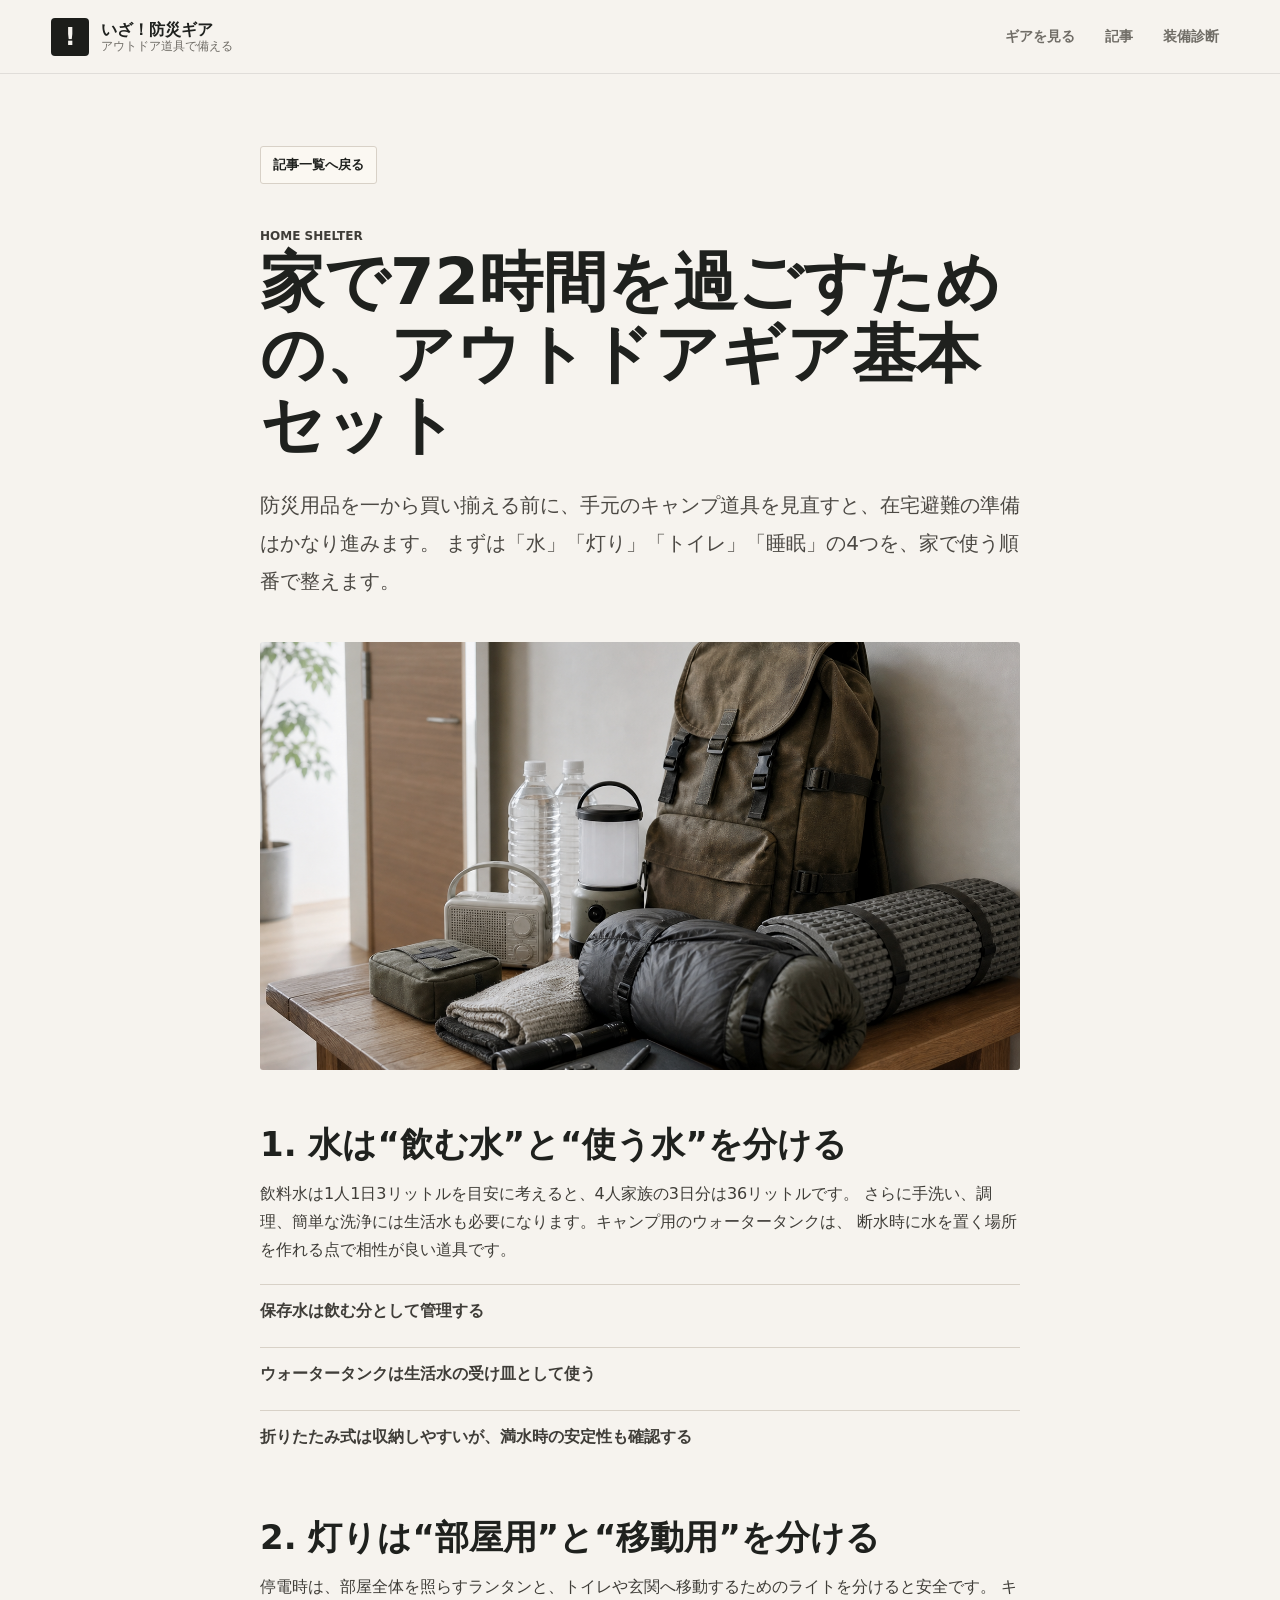
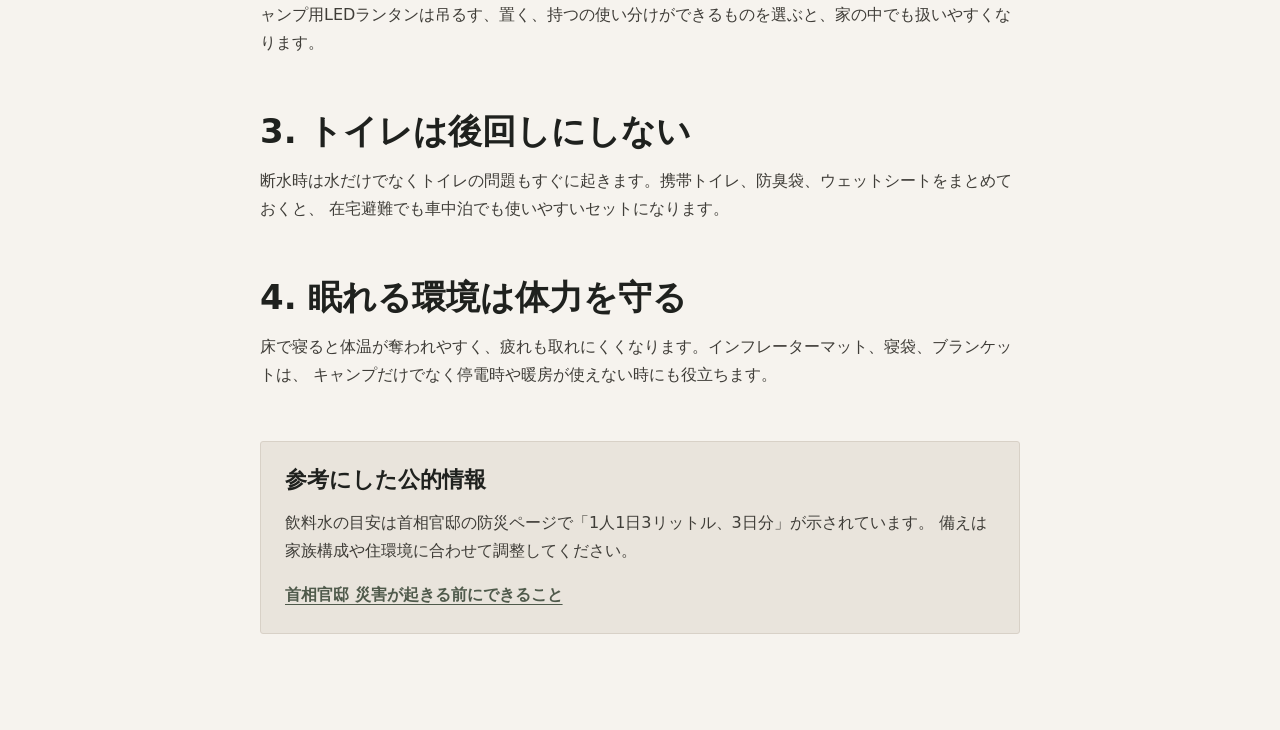
<file: home-shelter-72h.html>
<!doctype html>
<html lang="ja">
  <head>
    <meta charset="utf-8" />
    <meta name="viewport" content="width=device-width, initial-scale=1" />
    <meta
      name="description"
      content="在宅避難72時間をアウトドアギアで整えるための基本セット。水、灯り、トイレ、睡眠を中心に解説します。"
    />
    <meta property="og:type" content="article" />
    <meta property="og:title" content="家で72時間を過ごすための、アウトドアギア基本セット" />
    <meta property="og:image" content="../assets/articles/home-shelter-72h.png" />
    <meta name="theme-color" content="#1c1d1a" />
    <title>家で72時間を過ごすための、アウトドアギア基本セット | いざ！防災ギア</title>
    <link
      rel="icon"
      href="data:image/svg+xml,%3Csvg xmlns='http://www.w3.org/2000/svg' viewBox='0 0 64 64'%3E%3Crect width='64' height='64' rx='10' fill='%231c1d1a'/%3E%3Cpath d='M30 12h6l-1 28h-4L30 12zm0 36a5 5 0 1 1 10 0 5 5 0 0 1-10 0z' fill='%23f6f3ee'/%3E%3C/svg%3E"
    />
    <link rel="stylesheet" href="../styles.css" />
  </head>
  <body>
    <header class="site-header">
      <a class="brand" href="../index.html" aria-label="いざ！防災ギア ホーム">
        <span class="brand-mark">!</span>
        <span>
          <span class="brand-name">いざ！防災ギア</span>
          <span class="brand-sub">アウトドア道具で備える</span>
        </span>
      </a>
      <nav class="site-nav" aria-label="主要メニュー">
        <a href="../index.html#gear">ギアを見る</a>
        <a href="../index.html#articles">記事</a>
        <a href="../index.html#quiz">装備診断</a>
      </nav>
    </header>

    <main class="article-page">
      <article class="article-body">
        <a class="back-link" href="../index.html#articles">記事一覧へ戻る</a>
        <p class="eyebrow">Home shelter</p>
        <h1>家で72時間を過ごすための、アウトドアギア基本セット</h1>
        <p class="lead">
          防災用品を一から買い揃える前に、手元のキャンプ道具を見直すと、在宅避難の準備はかなり進みます。
          まずは「水」「灯り」「トイレ」「睡眠」の4つを、家で使う順番で整えます。
        </p>
        <img
          class="article-cover"
          src="../assets/articles/home-shelter-72h.png"
          alt="在宅避難に備えたアウトドアギア一式"
          decoding="async"
        />

        <section>
          <h2>1. 水は“飲む水”と“使う水”を分ける</h2>
          <p>
            飲料水は1人1日3リットルを目安に考えると、4人家族の3日分は36リットルです。
            さらに手洗い、調理、簡単な洗浄には生活水も必要になります。キャンプ用のウォータータンクは、
            断水時に水を置く場所を作れる点で相性が良い道具です。
          </p>
          <ul>
            <li>保存水は飲む分として管理する</li>
            <li>ウォータータンクは生活水の受け皿として使う</li>
            <li>折りたたみ式は収納しやすいが、満水時の安定性も確認する</li>
          </ul>
        </section>

        <section>
          <h2>2. 灯りは“部屋用”と“移動用”を分ける</h2>
          <p>
            停電時は、部屋全体を照らすランタンと、トイレや玄関へ移動するためのライトを分けると安全です。
            キャンプ用LEDランタンは吊るす、置く、持つの使い分けができるものを選ぶと、家の中でも扱いやすくなります。
          </p>
        </section>

        <section>
          <h2>3. トイレは後回しにしない</h2>
          <p>
            断水時は水だけでなくトイレの問題もすぐに起きます。携帯トイレ、防臭袋、ウェットシートをまとめておくと、
            在宅避難でも車中泊でも使いやすいセットになります。
          </p>
        </section>

        <section>
          <h2>4. 眠れる環境は体力を守る</h2>
          <p>
            床で寝ると体温が奪われやすく、疲れも取れにくくなります。インフレーターマット、寝袋、ブランケットは、
            キャンプだけでなく停電時や暖房が使えない時にも役立ちます。
          </p>
        </section>

        <aside class="source-box">
          <h2>参考にした公的情報</h2>
          <p>
            飲料水の目安は首相官邸の防災ページで「1人1日3リットル、3日分」が示されています。
            備えは家族構成や住環境に合わせて調整してください。
          </p>
          <a href="https://www.kantei.go.jp/jp/headline/bousai/sonae.html?vm=r">首相官邸 災害が起きる前にできること</a>
        </aside>
      </article>
    </main>
  </body>
</html>
</file>
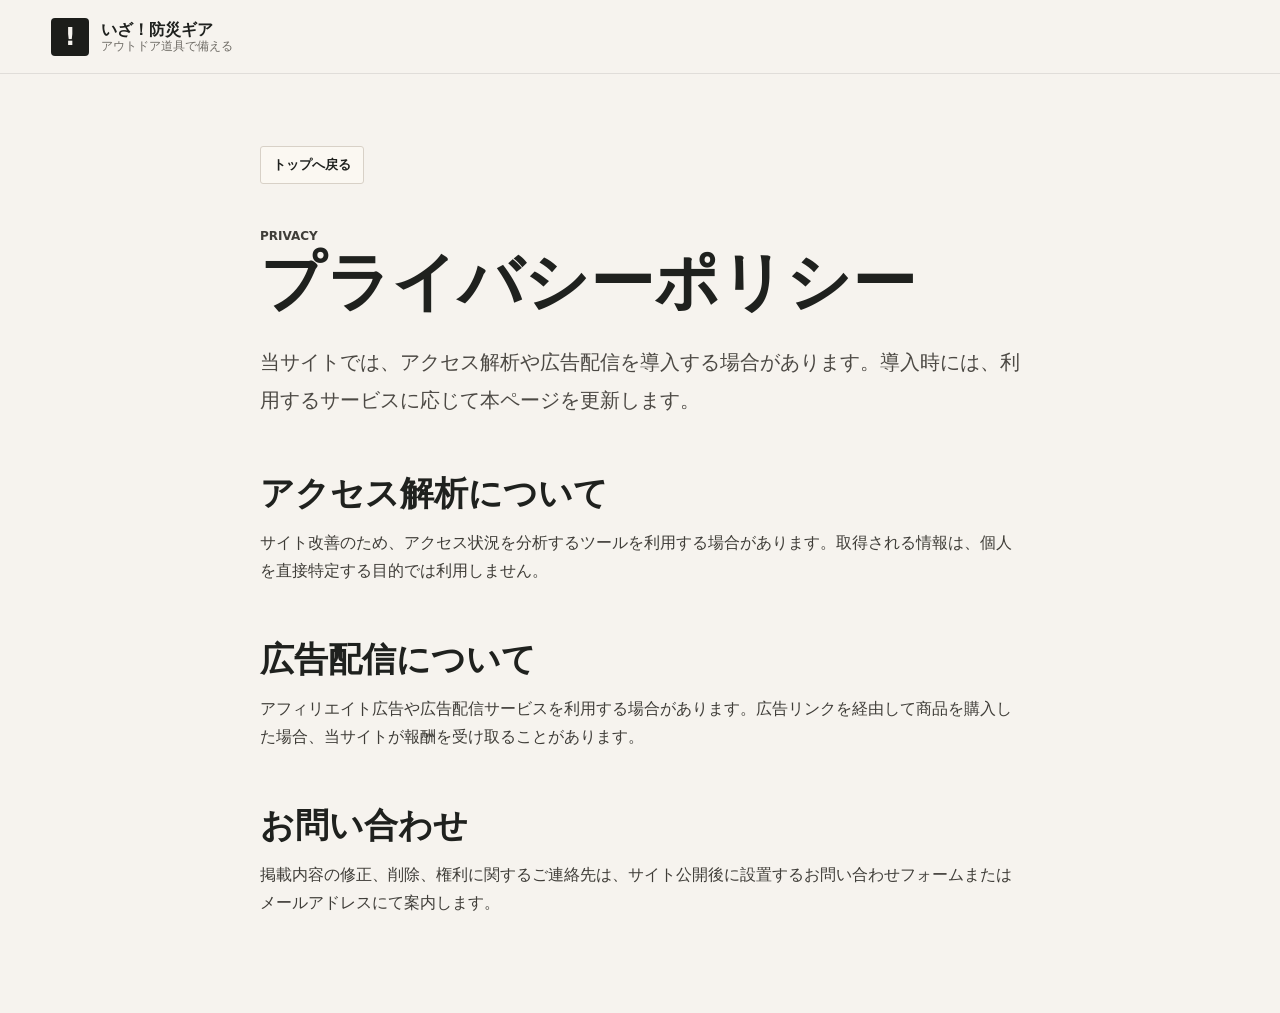
<file: privacy.html>
<!doctype html>
<html lang="ja">
  <head>
    <meta charset="utf-8" />
    <meta name="viewport" content="width=device-width, initial-scale=1" />
    <meta name="description" content="いざ！防災ギアのプライバシーポリシーです。" />
    <meta name="theme-color" content="#1c1d1a" />
    <title>プライバシーポリシー | いざ！防災ギア</title>
    <link rel="stylesheet" href="styles.css" />
  </head>
  <body>
    <header class="site-header">
      <a class="brand" href="index.html" aria-label="いざ！防災ギア ホーム">
        <span class="brand-mark">!</span>
        <span>
          <span class="brand-name">いざ！防災ギア</span>
          <span class="brand-sub">アウトドア道具で備える</span>
        </span>
      </a>
    </header>
    <main class="article-page">
      <article class="article-body">
        <a class="back-link" href="index.html">トップへ戻る</a>
        <p class="eyebrow">Privacy</p>
        <h1>プライバシーポリシー</h1>
        <p class="lead">
          当サイトでは、アクセス解析や広告配信を導入する場合があります。導入時には、利用するサービスに応じて本ページを更新します。
        </p>
        <section>
          <h2>アクセス解析について</h2>
          <p>
            サイト改善のため、アクセス状況を分析するツールを利用する場合があります。取得される情報は、個人を直接特定する目的では利用しません。
          </p>
        </section>
        <section>
          <h2>広告配信について</h2>
          <p>
            アフィリエイト広告や広告配信サービスを利用する場合があります。広告リンクを経由して商品を購入した場合、当サイトが報酬を受け取ることがあります。
          </p>
        </section>
        <section>
          <h2>お問い合わせ</h2>
          <p>
            掲載内容の修正、削除、権利に関するご連絡先は、サイト公開後に設置するお問い合わせフォームまたはメールアドレスにて案内します。
          </p>
        </section>
      </article>
    </main>
  </body>
</html>
</file>
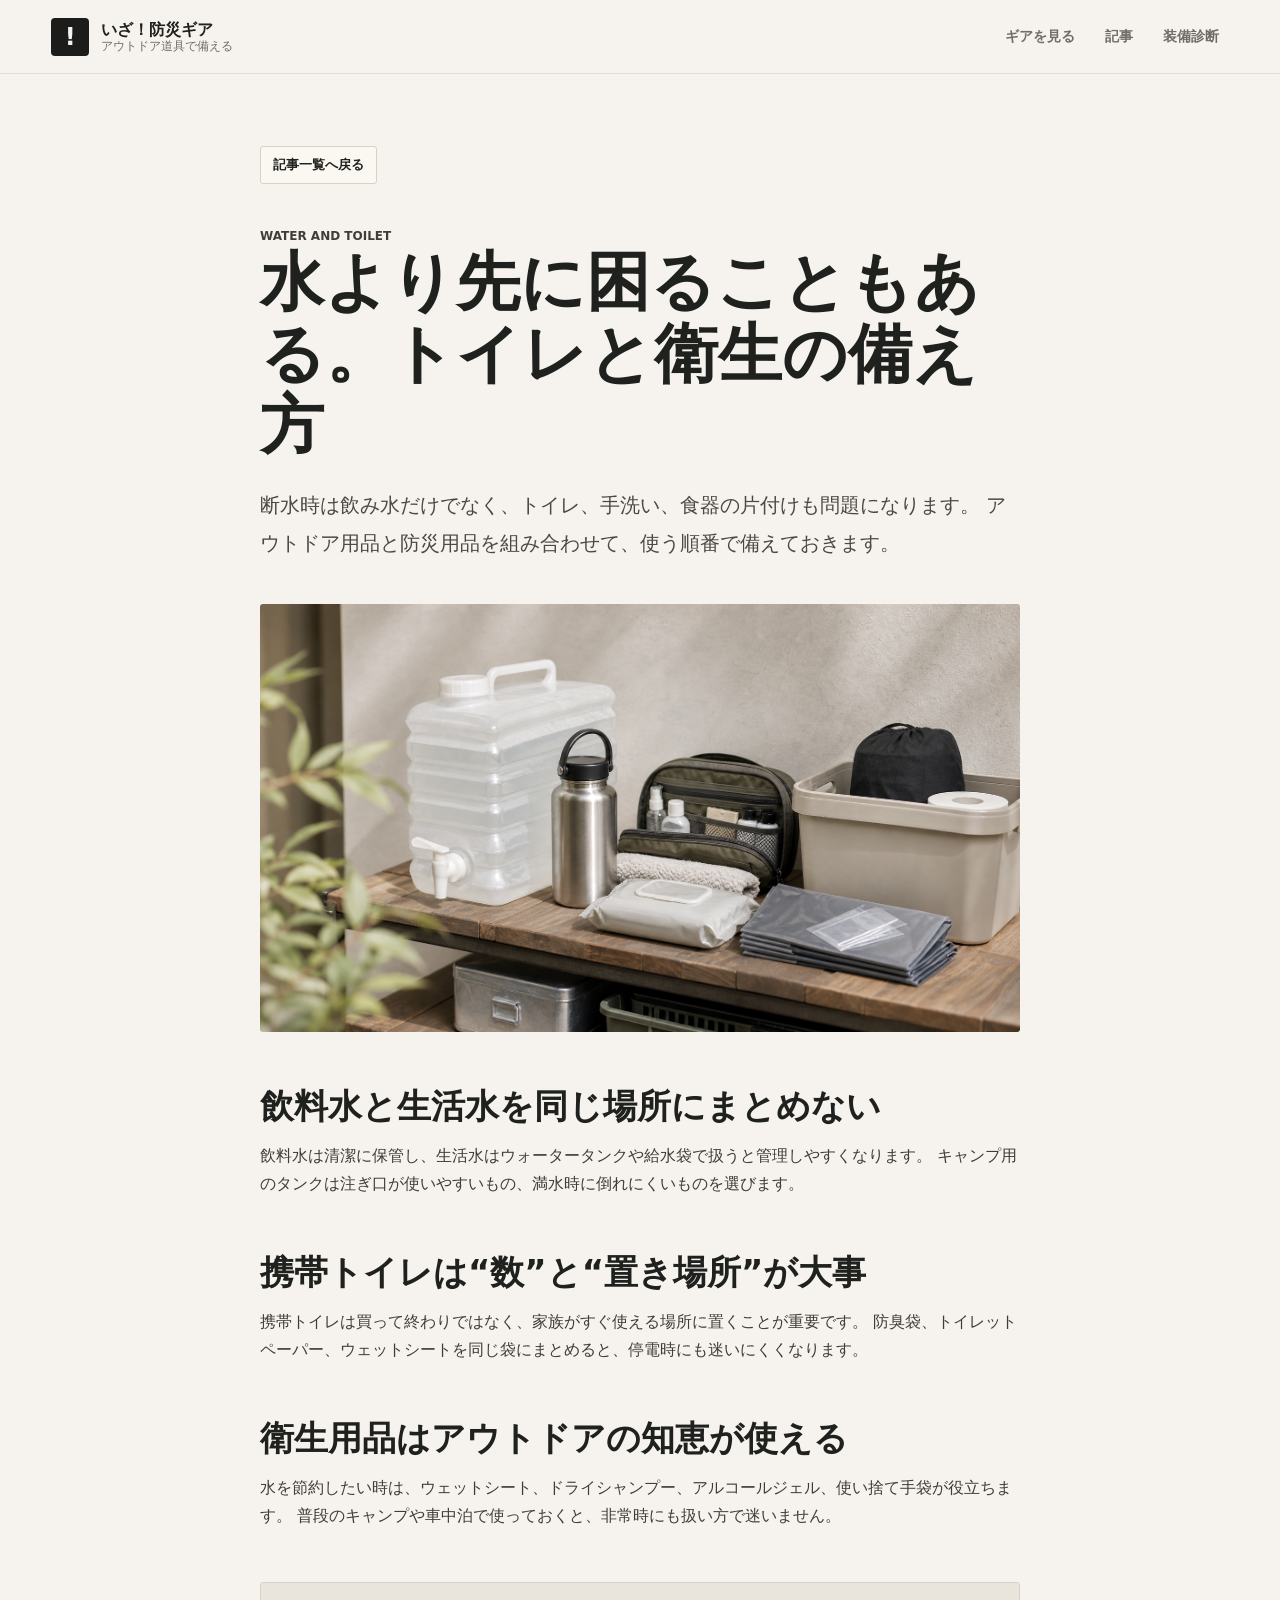
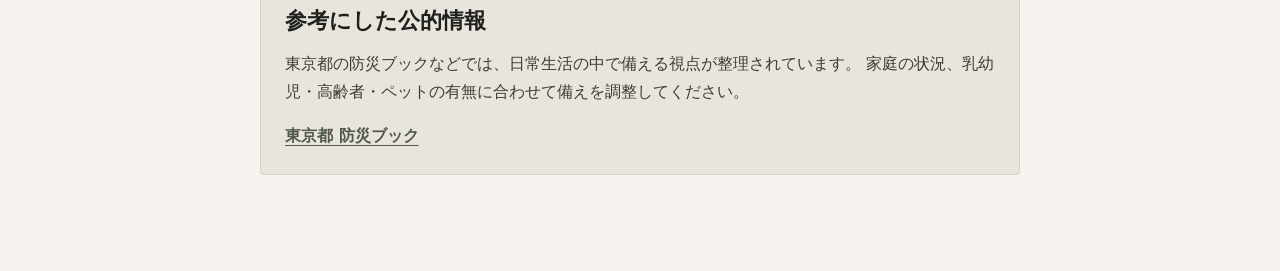
<file: water-toilet-kit.html>
<!doctype html>
<html lang="ja">
  <head>
    <meta charset="utf-8" />
    <meta name="viewport" content="width=device-width, initial-scale=1" />
    <meta
      name="description"
      content="断水時に困りやすい水、トイレ、衛生の備えを、アウトドアギアと防災用品の組み合わせで解説します。"
    />
    <meta property="og:type" content="article" />
    <meta property="og:title" content="水より先に困ることもある。トイレと衛生の備え方" />
    <meta property="og:image" content="../assets/articles/water-toilet-kit.png" />
    <meta name="theme-color" content="#1c1d1a" />
    <title>水より先に困ることもある。トイレと衛生の備え方 | いざ！防災ギア</title>
    <link
      rel="icon"
      href="data:image/svg+xml,%3Csvg xmlns='http://www.w3.org/2000/svg' viewBox='0 0 64 64'%3E%3Crect width='64' height='64' rx='10' fill='%231c1d1a'/%3E%3Cpath d='M30 12h6l-1 28h-4L30 12zm0 36a5 5 0 1 1 10 0 5 5 0 0 1-10 0z' fill='%23f6f3ee'/%3E%3C/svg%3E"
    />
    <link rel="stylesheet" href="../styles.css" />
  </head>
  <body>
    <header class="site-header">
      <a class="brand" href="../index.html" aria-label="いざ！防災ギア ホーム">
        <span class="brand-mark">!</span>
        <span>
          <span class="brand-name">いざ！防災ギア</span>
          <span class="brand-sub">アウトドア道具で備える</span>
        </span>
      </a>
      <nav class="site-nav" aria-label="主要メニュー">
        <a href="../index.html#gear">ギアを見る</a>
        <a href="../index.html#articles">記事</a>
        <a href="../index.html#quiz">装備診断</a>
      </nav>
    </header>

    <main class="article-page">
      <article class="article-body">
        <a class="back-link" href="../index.html#articles">記事一覧へ戻る</a>
        <p class="eyebrow">Water and toilet</p>
        <h1>水より先に困ることもある。トイレと衛生の備え方</h1>
        <p class="lead">
          断水時は飲み水だけでなく、トイレ、手洗い、食器の片付けも問題になります。
          アウトドア用品と防災用品を組み合わせて、使う順番で備えておきます。
        </p>
        <img
          class="article-cover"
          src="../assets/articles/water-toilet-kit.png"
          alt="断水対策としてまとめた水と衛生用品"
          decoding="async"
        />

        <section>
          <h2>飲料水と生活水を同じ場所にまとめない</h2>
          <p>
            飲料水は清潔に保管し、生活水はウォータータンクや給水袋で扱うと管理しやすくなります。
            キャンプ用のタンクは注ぎ口が使いやすいもの、満水時に倒れにくいものを選びます。
          </p>
        </section>

        <section>
          <h2>携帯トイレは“数”と“置き場所”が大事</h2>
          <p>
            携帯トイレは買って終わりではなく、家族がすぐ使える場所に置くことが重要です。
            防臭袋、トイレットペーパー、ウェットシートを同じ袋にまとめると、停電時にも迷いにくくなります。
          </p>
        </section>

        <section>
          <h2>衛生用品はアウトドアの知恵が使える</h2>
          <p>
            水を節約したい時は、ウェットシート、ドライシャンプー、アルコールジェル、使い捨て手袋が役立ちます。
            普段のキャンプや車中泊で使っておくと、非常時にも扱い方で迷いません。
          </p>
        </section>

        <aside class="source-box">
          <h2>参考にした公的情報</h2>
          <p>
            東京都の防災ブックなどでは、日常生活の中で備える視点が整理されています。
            家庭の状況、乳幼児・高齢者・ペットの有無に合わせて備えを調整してください。
          </p>
          <a href="https://www.bousai.metro.tokyo.lg.jp/1028036/index.html">東京都 防災ブック</a>
        </aside>
      </article>
    </main>
  </body>
</html>
</file>
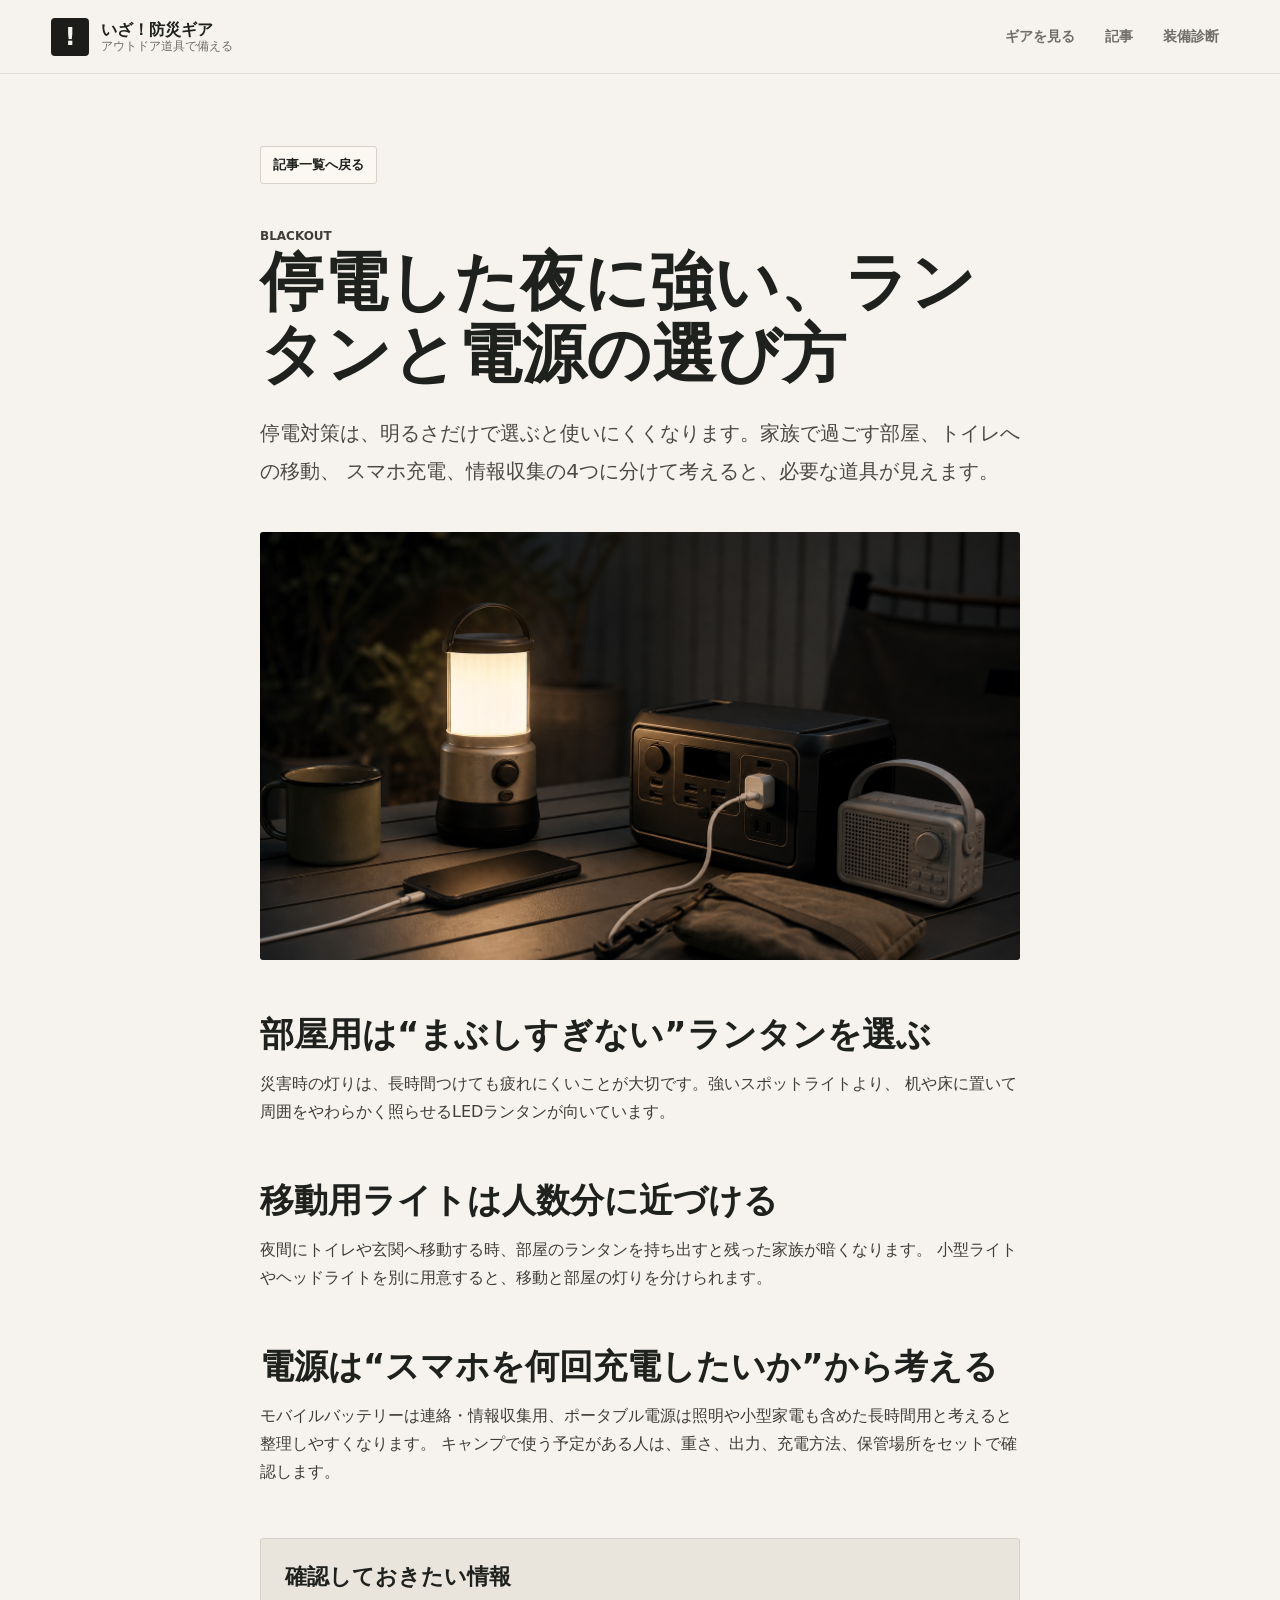
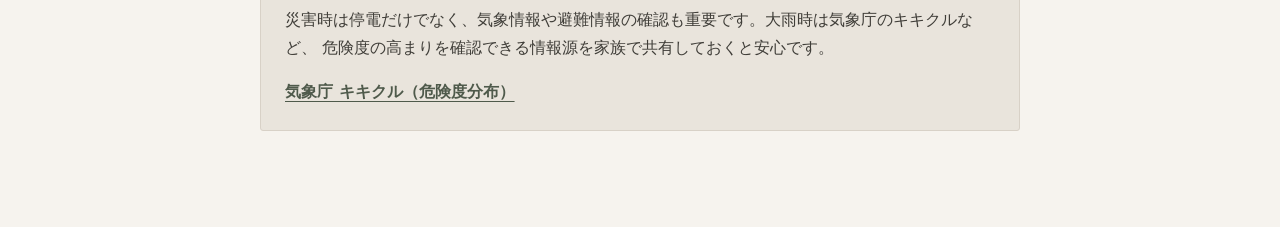
<file: articles/blackout-light-power.html>
<!doctype html>
<html lang="ja">
  <head>
    <meta charset="utf-8" />
    <meta name="viewport" content="width=device-width, initial-scale=1" />
    <meta
      name="description"
      content="停電時に役立つLEDランタン、モバイルバッテリー、ポータブル電源の選び方をアウトドア目線で解説します。"
    />
    <meta property="og:type" content="article" />
    <meta property="og:title" content="停電した夜に強い、ランタンと電源の選び方" />
    <meta property="og:image" content="../assets/articles/blackout-light-power.png" />
    <meta name="theme-color" content="#1c1d1a" />
    <title>停電した夜に強い、ランタンと電源の選び方 | いざ！防災ギア</title>
    <link
      rel="icon"
      href="data:image/svg+xml,%3Csvg xmlns='http://www.w3.org/2000/svg' viewBox='0 0 64 64'%3E%3Crect width='64' height='64' rx='10' fill='%231c1d1a'/%3E%3Cpath d='M30 12h6l-1 28h-4L30 12zm0 36a5 5 0 1 1 10 0 5 5 0 0 1-10 0z' fill='%23f6f3ee'/%3E%3C/svg%3E"
    />
    <link rel="stylesheet" href="../styles.css" />
  </head>
  <body>
    <header class="site-header">
      <a class="brand" href="../index.html" aria-label="いざ！防災ギア ホーム">
        <span class="brand-mark">!</span>
        <span>
          <span class="brand-name">いざ！防災ギア</span>
          <span class="brand-sub">アウトドア道具で備える</span>
        </span>
      </a>
      <nav class="site-nav" aria-label="主要メニュー">
        <a href="../index.html#gear">ギアを見る</a>
        <a href="../index.html#articles">記事</a>
        <a href="../index.html#quiz">装備診断</a>
      </nav>
    </header>

    <main class="article-page">
      <article class="article-body">
        <a class="back-link" href="../index.html#articles">記事一覧へ戻る</a>
        <p class="eyebrow">Blackout</p>
        <h1>停電した夜に強い、ランタンと電源の選び方</h1>
        <p class="lead">
          停電対策は、明るさだけで選ぶと使いにくくなります。家族で過ごす部屋、トイレへの移動、
          スマホ充電、情報収集の4つに分けて考えると、必要な道具が見えます。
        </p>
        <img
          class="article-cover"
          src="../assets/articles/blackout-light-power.png"
          alt="停電時に使えるLEDランタンとポータブル電源"
          decoding="async"
        />

        <section>
          <h2>部屋用は“まぶしすぎない”ランタンを選ぶ</h2>
          <p>
            災害時の灯りは、長時間つけても疲れにくいことが大切です。強いスポットライトより、
            机や床に置いて周囲をやわらかく照らせるLEDランタンが向いています。
          </p>
        </section>

        <section>
          <h2>移動用ライトは人数分に近づける</h2>
          <p>
            夜間にトイレや玄関へ移動する時、部屋のランタンを持ち出すと残った家族が暗くなります。
            小型ライトやヘッドライトを別に用意すると、移動と部屋の灯りを分けられます。
          </p>
        </section>

        <section>
          <h2>電源は“スマホを何回充電したいか”から考える</h2>
          <p>
            モバイルバッテリーは連絡・情報収集用、ポータブル電源は照明や小型家電も含めた長時間用と考えると整理しやすくなります。
            キャンプで使う予定がある人は、重さ、出力、充電方法、保管場所をセットで確認します。
          </p>
        </section>

        <aside class="source-box">
          <h2>確認しておきたい情報</h2>
          <p>
            災害時は停電だけでなく、気象情報や避難情報の確認も重要です。大雨時は気象庁のキキクルなど、
            危険度の高まりを確認できる情報源を家族で共有しておくと安心です。
          </p>
          <a href="https://www.jma.go.jp/jma/kishou/know/bosai/riskmap.html">気象庁 キキクル（危険度分布）</a>
        </aside>
      </article>
    </main>
  </body>
</html>
</file>
<file: styles.css>
:root {
  --ink: #1f211e;
  --muted: #706d66;
  --paper: #f6f3ee;
  --mist: #e7e1d8;
  --line: #d8d1c7;
  --green: #4f5a4b;
  --green-soft: #e3e7dc;
  --amber: #9b7a4a;
  --coral: #8d7354;
  --sky: #d8ddd4;
  --canvas: #cfc7bb;
  --charcoal: #1c1d1a;
  --white: #ffffff;
  --shadow: 0 24px 70px rgba(31, 33, 30, 0.16);
}

* {
  box-sizing: border-box;
}

html {
  scroll-behavior: smooth;
}

body {
  margin: 0;
  color: var(--ink);
  background: var(--paper);
  font-family:
    "Hiragino Sans", "Hiragino Kaku Gothic ProN", "Yu Gothic", Meiryo,
    system-ui, sans-serif;
  line-height: 1.75;
}

a {
  color: inherit;
  text-decoration: none;
}

button,
a {
  -webkit-tap-highlight-color: transparent;
}

.site-header {
  position: sticky;
  top: 0;
  z-index: 20;
  display: flex;
  align-items: center;
  justify-content: space-between;
  gap: 24px;
  min-height: 74px;
  padding: 14px clamp(18px, 4vw, 56px);
  background: rgba(246, 243, 238, 0.94);
  border-bottom: 1px solid rgba(31, 33, 30, 0.1);
  backdrop-filter: blur(14px);
}

.brand {
  display: inline-flex;
  align-items: center;
  gap: 12px;
  min-width: 0;
}

.brand-mark {
  display: grid;
  width: 38px;
  height: 38px;
  place-items: center;
  color: var(--paper);
  background: var(--charcoal);
  border-radius: 4px;
  font-weight: 800;
  font-size: 24px;
  line-height: 1;
}

.brand-name,
.brand-sub {
  display: block;
}

.brand-name {
  font-weight: 800;
  line-height: 1.2;
}

.brand-sub {
  color: var(--muted);
  font-size: 12px;
  line-height: 1.2;
}

.site-nav {
  display: flex;
  align-items: center;
  gap: 10px;
  color: var(--muted);
  font-size: 14px;
  font-weight: 700;
  white-space: nowrap;
}

.site-nav a {
  padding: 8px 10px;
  border-radius: 8px;
}

.site-nav a:hover {
  color: var(--ink);
  background: rgba(31, 33, 30, 0.06);
}

.first-view {
  position: relative;
  min-height: min(760px, calc(100svh - 54px));
  overflow: hidden;
  border-bottom: 1px solid rgba(47, 58, 36, 0.24);
  background: var(--charcoal);
}

.hero-image,
.hero-shade {
  position: absolute;
  inset: 0;
  width: 100%;
  height: 100%;
}

.hero-image {
  object-fit: cover;
  object-position: center;
  filter: saturate(0.92) contrast(1.08);
}

.hero-shade {
  background:
    linear-gradient(90deg, rgba(28, 29, 26, 0.86) 0%, rgba(28, 29, 26, 0.56) 43%, rgba(28, 29, 26, 0.1) 100%),
    linear-gradient(180deg, rgba(28, 29, 26, 0.12) 0%, rgba(28, 29, 26, 0.62) 100%);
}

.first-view-inner {
  position: relative;
  display: grid;
  grid-template-columns: minmax(0, 1fr) minmax(340px, 430px);
  align-items: center;
  gap: clamp(26px, 5vw, 74px);
  width: min(1180px, calc(100% - 36px));
  min-height: min(760px, calc(100svh - 54px));
  margin: 0 auto;
  padding: 56px 0 64px;
}

.hero-copy {
  max-width: 620px;
}

.eyebrow,
.quiz-category,
.panel-kicker {
  margin: 0 0 12px;
  color: var(--coral);
  font-size: 12px;
  font-weight: 800;
  letter-spacing: 0;
  text-transform: uppercase;
}

.hero-copy h1 {
  max-width: 620px;
  margin: 0;
  font-size: clamp(40px, 5.4vw, 58px);
  line-height: 1.08;
  letter-spacing: 0;
  color: #f8f4ec;
  text-shadow: 0 4px 26px rgba(0, 0, 0, 0.2);
}

.hero-copy p:not(.eyebrow) {
  max-width: 560px;
  margin: 22px 0 0;
  color: #e9e2d6;
  font-size: 17px;
}

.hero-tags {
  display: flex;
  flex-wrap: wrap;
  gap: 8px;
  margin-top: 22px;
}

.hero-tags span {
  display: inline-flex;
  align-items: center;
  min-height: 30px;
  padding: 0 10px;
  color: #ede7dc;
  background: rgba(246, 243, 238, 0.08);
  border: 1px solid rgba(246, 243, 238, 0.24);
  border-radius: 3px;
  font-size: 12px;
  font-weight: 800;
  text-transform: uppercase;
}

.hero-actions {
  display: flex;
  flex-wrap: wrap;
  gap: 12px;
  margin-top: 30px;
}

.primary-link,
.secondary-link,
.next-button {
  display: inline-flex;
  align-items: center;
  justify-content: center;
  min-height: 48px;
  padding: 0 20px;
  border: 1px solid transparent;
  border-radius: 3px;
  font-weight: 800;
  cursor: pointer;
}

.primary-link,
.next-button {
  color: var(--paper);
  background: var(--charcoal);
  box-shadow: 0 14px 28px rgba(0, 0, 0, 0.18);
}

.secondary-link {
  color: #f8f4ec;
  background: rgba(28, 29, 26, 0.22);
  border-color: rgba(246, 243, 238, 0.36);
}

.field-card {
  padding: 26px;
  color: #f8f4ec;
  background: rgba(28, 29, 26, 0.78);
  border: 1px solid rgba(246, 243, 238, 0.18);
  border-radius: 3px;
  box-shadow: var(--shadow);
  backdrop-filter: blur(14px);
}

.field-card h2 {
  margin: 0;
  font-size: clamp(25px, 3vw, 34px);
  line-height: 1.25;
  letter-spacing: 0;
}

.essential-list {
  display: grid;
  gap: 10px;
  margin-top: 24px;
}

.essential-list a {
  display: grid;
  grid-template-columns: 38px 1fr;
  gap: 4px 12px;
  min-height: 78px;
  padding: 14px;
  background: rgba(246, 243, 238, 0.08);
  border: 1px solid rgba(246, 243, 238, 0.16);
  border-radius: 3px;
}

.essential-list a:hover {
  background: rgba(246, 243, 238, 0.13);
}

.essential-list span {
  grid-row: 1 / 3;
  color: #c6b28e;
  font-weight: 900;
}

.essential-list strong {
  line-height: 1.25;
}

.essential-list small {
  color: #d7d0c5;
  font-size: 12px;
  line-height: 1.5;
}

.quiz-panel {
  padding: 26px;
  background: rgba(248, 245, 239, 0.96);
  border: 1px solid rgba(216, 209, 199, 0.9);
  border-radius: 3px;
  box-shadow: var(--shadow);
  backdrop-filter: blur(14px);
}

.quiz-topline {
  display: flex;
  justify-content: space-between;
  gap: 18px;
  color: var(--muted);
  font-size: 13px;
  font-weight: 800;
}

.progress {
  height: 6px;
  margin: 14px 0 22px;
  overflow: hidden;
  background: var(--sky);
  border-radius: 3px;
}

.progress span {
  display: block;
  width: 0;
  height: 100%;
  background: var(--green);
  border-radius: inherit;
  transition: width 220ms ease;
}

.quiz-panel h2 {
  min-height: 116px;
  margin: 0 0 22px;
  font-size: clamp(22px, 3vw, 29px);
  line-height: 1.45;
  letter-spacing: 0;
}

.answer-list {
  display: grid;
  gap: 10px;
}

.answer-button {
  width: 100%;
  min-height: 54px;
  padding: 13px 14px;
  color: var(--ink);
  background: #fbf8f2;
  border: 1px solid var(--line);
  border-radius: 3px;
  font: inherit;
  font-weight: 700;
  text-align: left;
  cursor: pointer;
}

.answer-button:hover {
  border-color: var(--green);
  background: var(--green-soft);
}

.answer-button.correct {
  color: #18362e;
  background: #cfe7dd;
  border-color: #87b6a7;
}

.answer-button.wrong {
  color: #6e271a;
  background: #f7d6ce;
  border-color: #e5a091;
}

.answer-button:disabled {
  cursor: default;
}

.feedback {
  min-height: 58px;
  margin: 16px 0 0;
  color: #405058;
  font-size: 14px;
}

.next-button {
  width: 100%;
  margin-top: 14px;
  font-size: 15px;
}

.next-button:disabled {
  color: #8c8778;
  background: #e4ded4;
  box-shadow: none;
  cursor: not-allowed;
}

.section-block {
  width: min(1180px, calc(100% - 36px));
  margin: 0 auto;
  padding: 76px 0;
}

.section-heading {
  display: flex;
  align-items: end;
  justify-content: space-between;
  gap: 24px;
  margin-bottom: 22px;
}

.section-heading h2 {
  margin: 0;
  font-size: clamp(27px, 4vw, 42px);
  line-height: 1.18;
  letter-spacing: 0;
}

.gear-grid {
  display: grid;
  grid-template-columns: repeat(4, minmax(0, 1fr));
  gap: 14px;
}

.gear-card {
  min-height: 320px;
  padding: 22px;
  background: #fbf8f2;
  border: 1px solid var(--line);
  border-radius: 3px;
}

.gear-icon {
  display: grid;
  width: 52px;
  height: 52px;
  place-items: center;
  color: var(--paper);
  background: var(--charcoal);
  border-radius: 3px;
  font-weight: 900;
}

.gear-card p {
  margin: 22px 0 8px;
  color: var(--muted);
  font-size: 13px;
  font-weight: 900;
}

.gear-card h3 {
  margin: 0;
  font-size: 23px;
  line-height: 1.35;
  letter-spacing: 0;
}

.gear-card ul {
  display: grid;
  gap: 8px;
  margin: 22px 0 0;
  padding: 0;
  list-style: none;
  color: #554f44;
  font-weight: 700;
}

.gear-card li {
  padding-top: 8px;
  border-top: 1px solid rgba(212, 200, 182, 0.72);
}

.scene-layout {
  display: grid;
  grid-template-columns: minmax(0, 1.15fr) minmax(300px, 0.85fr);
  gap: 18px;
}

.scene-main,
.scene-list a,
.quiz-intro {
  border-radius: 3px;
}

.scene-main {
  min-height: 340px;
  padding: 30px;
  color: #fff8ea;
  background:
    linear-gradient(135deg, rgba(246, 243, 238, 0.08), transparent 38%),
    var(--green);
}

.scene-main h3,
.quiz-intro h3 {
  margin: 0;
  font-size: clamp(28px, 4vw, 44px);
  line-height: 1.18;
  letter-spacing: 0;
}

.scene-main p:not(.panel-kicker),
.quiz-intro p:not(.panel-kicker) {
  max-width: 680px;
  margin: 18px 0 0;
  color: #ede7dc;
}

.scene-list {
  display: grid;
  gap: 12px;
}

.scene-list a {
  display: grid;
  align-content: center;
  gap: 4px;
  min-height: 105px;
  padding: 18px;
  background: #fbf8f2;
  border: 1px solid var(--line);
}

.scene-list strong {
  font-size: 20px;
  line-height: 1.35;
}

.scene-list span {
  color: var(--muted);
  font-size: 13px;
  font-weight: 800;
}

.articles {
  padding-top: 28px;
}

.article-grid {
  display: grid;
  grid-template-columns: 1.18fr 0.91fr 0.91fr;
  gap: 14px;
}

.article-card {
  display: grid;
  align-content: start;
  gap: 14px;
  min-height: 430px;
  padding: 14px 14px 22px;
  background: #fbf8f2;
  border: 1px solid var(--line);
  border-radius: 3px;
  overflow: hidden;
}

.article-card.feature {
  color: #f8f4ec;
  background:
    linear-gradient(135deg, rgba(246, 243, 238, 0.08), transparent 42%),
    var(--charcoal);
  border-color: rgba(31, 33, 30, 0.2);
}

.article-card:hover {
  transform: translateY(-2px);
  transition: transform 180ms ease;
}

.article-card img {
  width: 100%;
  aspect-ratio: 16 / 10;
  object-fit: cover;
  border-radius: 2px;
  filter: saturate(0.86) contrast(1.03);
}

.article-card.feature img {
  filter: saturate(0.82) contrast(1.08) brightness(0.86);
}

.article-label {
  margin: 4px 10px 0;
  color: var(--coral);
  font-size: 12px;
  font-weight: 900;
  text-transform: uppercase;
}

.article-card.feature .article-label {
  color: #c6b28e;
}

.article-card h3 {
  margin: 0 10px;
  font-size: clamp(24px, 3vw, 34px);
  line-height: 1.22;
  letter-spacing: 0;
}

.article-card:not(.feature) h3 {
  font-size: 25px;
}

.article-card p {
  margin: 0 10px;
  color: #554f44;
}

.article-card.feature p {
  color: #dcd4c7;
}

.article-card small {
  margin: 0 10px;
  align-self: end;
  color: var(--muted);
  font-size: 12px;
  font-weight: 900;
  text-transform: uppercase;
}

.article-card.feature small {
  color: #cfc7bb;
}

.quiz-section {
  width: 100%;
  padding: 70px max(18px, calc((100% - 1180px) / 2));
  background: #e9e4dc;
  border-block: 1px solid var(--line);
}

.quiz-layout {
  display: grid;
  grid-template-columns: minmax(0, 1fr) minmax(340px, 430px);
  gap: 18px;
  align-items: start;
}

.quiz-intro {
  padding: 28px;
  background: #f6f3ee;
  border: 1px solid var(--line);
}

.quiz-intro p:not(.panel-kicker) {
  color: #554f44;
}

.quiz-intro .topic-grid {
  grid-template-columns: repeat(2, minmax(0, 1fr));
  margin-top: 24px;
}

.quiz-intro .topic-card {
  min-height: 106px;
}

.topic-grid {
  display: grid;
  grid-template-columns: repeat(4, minmax(0, 1fr));
  gap: 14px;
}

.topic-card {
  display: grid;
  gap: 8px;
  min-height: 128px;
  padding: 18px;
  color: var(--ink);
  background: #fbf8f2;
  border: 1px solid var(--line);
  border-radius: 3px;
  font: inherit;
  text-align: left;
  cursor: pointer;
}

.topic-card span {
  color: var(--green);
  font-size: 13px;
  font-weight: 800;
}

.topic-card strong {
  max-width: 12em;
  font-size: 20px;
  line-height: 1.35;
}

.topic-card.active,
.topic-card:hover {
  background: var(--charcoal);
  border-color: var(--charcoal);
  color: var(--white);
}

.topic-card.active span,
.topic-card:hover span {
  color: var(--sky);
}

.preparedness {
  padding-top: 18px;
}

.readiness-layout {
  display: grid;
  grid-template-columns: minmax(0, 1.12fr) minmax(300px, 0.88fr);
  gap: 18px;
}

.score-panel,
.next-prep {
  min-height: 312px;
  padding: 26px;
  border-radius: 6px;
}

.score-panel {
  display: grid;
  grid-template-columns: 0.72fr 1fr;
  gap: 24px;
  color: var(--white);
  background:
    linear-gradient(135deg, rgba(246, 243, 238, 0.07), transparent 38%),
    var(--charcoal);
}

.score-panel .panel-kicker {
  color: var(--sky);
}

.score-panel strong {
  display: block;
  font-size: clamp(56px, 8vw, 90px);
  line-height: 1;
  letter-spacing: 0;
}

.score-bars {
  display: grid;
  gap: 15px;
  align-content: center;
}

.score-bars span {
  position: relative;
  display: block;
  height: 36px;
  overflow: hidden;
  background: rgba(255, 255, 255, 0.12);
  border-radius: 3px;
}

.score-bars span::before {
  position: absolute;
  inset: 0 auto 0 0;
  width: var(--value);
  content: "";
  background: #b5a27f;
}

.score-bars b {
  position: relative;
  z-index: 1;
  display: flex;
  align-items: center;
  height: 100%;
  padding: 0 12px;
  font-size: 13px;
}

.next-prep {
  background: #e7e1d8;
  border: 1px solid var(--line);
}

.next-prep h3 {
  margin: 0;
  font-size: 28px;
  line-height: 1.25;
  letter-spacing: 0;
}

.next-prep p:not(.panel-kicker) {
  margin: 16px 0 0;
  color: #554f44;
}

.prep-links {
  display: flex;
  flex-wrap: wrap;
  gap: 10px;
  margin-top: 22px;
}

.prep-links a {
  display: inline-flex;
  align-items: center;
  min-height: 40px;
  padding: 0 13px;
  color: var(--green);
  background: #fbf8f2;
  border: 1px solid var(--line);
  border-radius: 3px;
  font-size: 13px;
  font-weight: 800;
}

.site-footer {
  display: flex;
  justify-content: space-between;
  gap: 18px;
  padding: 28px clamp(18px, 4vw, 56px);
  color: var(--muted);
  background: #ede8df;
  border-top: 1px solid var(--line);
  font-size: 13px;
}

.site-footer p {
  margin: 0;
}

.mobile-tabbar {
  display: none;
}

.affiliate-notice {
  padding: 14px 18px;
  color: #4f4b43;
  background: #e9e4dc;
  border-bottom: 1px solid var(--line);
  font-size: 13px;
  font-weight: 700;
}

.affiliate-notice p {
  width: min(1180px, 100%);
  margin: 0 auto;
}

.affiliate-notice a,
.text-link {
  color: var(--green);
  font-weight: 900;
  text-decoration: underline;
  text-underline-offset: 4px;
}

.text-link {
  display: inline-flex;
  margin-top: 22px;
}

.article-page {
  padding: 72px 18px 96px;
}

.article-body {
  width: min(760px, 100%);
  margin: 0 auto;
}

.back-link {
  display: inline-flex;
  align-items: center;
  min-height: 38px;
  margin-bottom: 42px;
  padding: 0 12px;
  color: var(--ink);
  background: #fbf8f2;
  border: 1px solid var(--line);
  border-radius: 3px;
  font-size: 13px;
  font-weight: 800;
}

.article-body h1 {
  margin: 0;
  font-size: clamp(38px, 6vw, 64px);
  line-height: 1.12;
  letter-spacing: 0;
}

.article-body .lead {
  margin: 24px 0 0;
  color: #4c4944;
  font-size: 20px;
  line-height: 1.9;
}

.article-cover {
  display: block;
  width: 100%;
  margin-top: 42px;
  aspect-ratio: 16 / 9;
  object-fit: cover;
  border-radius: 3px;
  filter: saturate(0.88) contrast(1.03);
}

.article-body section,
.source-box {
  margin-top: 52px;
}

.article-body h2 {
  margin: 0 0 14px;
  font-size: clamp(25px, 3vw, 34px);
  line-height: 1.3;
  letter-spacing: 0;
}

.article-body p {
  margin: 0;
  color: #3f3d38;
}

.article-body ul {
  display: grid;
  gap: 10px;
  margin: 20px 0 0;
  padding: 0;
  list-style: none;
}

.article-body li {
  padding: 12px 0;
  border-top: 1px solid var(--line);
  color: #3f3d38;
  font-weight: 700;
}

.source-box {
  padding: 24px;
  background: #e9e4dc;
  border: 1px solid var(--line);
  border-radius: 3px;
}

.source-box h2 {
  font-size: 22px;
}

.source-box a {
  display: inline-flex;
  margin-top: 16px;
  color: var(--green);
  font-weight: 900;
  text-decoration: underline;
  text-underline-offset: 4px;
}

.article-cta,
.ad-disclosure {
  margin-top: 52px;
  padding: 24px;
  background: #e9e4dc;
  border: 1px solid var(--line);
  border-radius: 3px;
}

.article-cta .primary-link {
  margin-top: 20px;
}

.ad-disclosure {
  display: grid;
  gap: 8px;
}

.ad-disclosure strong {
  font-size: 18px;
}

.comparison-grid {
  display: grid;
  grid-template-columns: repeat(3, minmax(0, 1fr));
  gap: 14px;
}

.comparison-grid div {
  min-height: 220px;
  padding: 20px;
  background: #fbf8f2;
  border: 1px solid var(--line);
  border-radius: 3px;
}

.comparison-grid span {
  color: var(--coral);
  font-weight: 900;
}

.comparison-grid h3 {
  margin: 18px 0 10px;
  font-size: 24px;
  line-height: 1.3;
}

.table-wrap {
  margin-top: 18px;
  overflow-x: auto;
  border: 1px solid var(--line);
  border-radius: 3px;
}

.comparison-table {
  width: 100%;
  min-width: 720px;
  border-collapse: collapse;
  background: #fbf8f2;
}

.comparison-table th,
.comparison-table td {
  padding: 16px;
  border-bottom: 1px solid var(--line);
  text-align: left;
  vertical-align: top;
}

.comparison-table th {
  color: var(--paper);
  background: var(--charcoal);
  font-size: 13px;
}

.comparison-table td {
  color: #3f3d38;
  font-weight: 700;
}

.comparison-table a {
  color: var(--green);
  font-weight: 900;
  text-decoration: underline;
  text-underline-offset: 4px;
}

@media (max-width: 920px) {
  .site-nav {
    display: none;
  }

  .first-view,
  .first-view-inner {
    min-height: auto;
  }

  .hero-shade {
    background:
      linear-gradient(180deg, rgba(28, 29, 26, 0.9) 0%, rgba(28, 29, 26, 0.62) 48%, rgba(28, 29, 26, 0.82) 100%),
      rgba(28, 29, 26, 0.16);
  }

  .first-view-inner {
    grid-template-columns: 1fr;
    padding: 44px 0 36px;
  }

  .field-card {
    margin-top: 8px;
  }

  .hero-copy h1 {
    font-size: clamp(34px, 10vw, 52px);
  }

  .quiz-panel h2 {
    min-height: auto;
  }

  .gear-grid,
  .article-grid,
  .comparison-grid,
  .topic-grid,
  .scene-layout,
  .quiz-layout,
  .readiness-layout,
  .score-panel {
    grid-template-columns: 1fr;
  }

  .quiz-intro .topic-grid {
    grid-template-columns: repeat(2, minmax(0, 1fr));
  }
}

@media (max-width: 560px) {
  body {
    padding-bottom: 66px;
  }

  main {
    display: flex;
    flex-direction: column;
  }

  .first-view {
    order: 1;
  }

  .articles {
    order: 2;
  }

  .gear-guide {
    order: 3;
  }

  .scenes {
    order: 4;
  }

  .quiz-section {
    order: 5;
  }

  .preparedness {
    order: 6;
  }

  .site-header {
    min-height: 66px;
    padding: 12px 16px;
  }

  .brand-mark {
    width: 34px;
    height: 34px;
  }

  .brand-sub {
    display: none;
  }

  .first-view-inner,
  .section-block {
    width: min(100% - 28px, 1180px);
  }

  .hero-copy p:not(.eyebrow) {
    font-size: 15px;
  }

  .hero-actions {
    display: grid;
  }

  .field-card .panel-kicker {
    margin-bottom: 8px;
  }

  .field-card h2 {
    font-size: 22px;
  }

  .essential-list {
    margin-top: 18px;
  }

  .quiz-panel,
  .field-card,
  .gear-card,
  .scene-main,
  .quiz-intro,
  .score-panel,
  .next-prep {
    padding: 20px;
  }

  .gear-card {
    min-width: 78vw;
    min-height: auto;
  }

  .gear-grid {
    display: flex;
    gap: 10px;
    margin-inline: -14px;
    padding-inline: 14px;
    overflow-x: auto;
    scroll-snap-type: x mandatory;
    scrollbar-width: none;
  }

  .gear-grid::-webkit-scrollbar {
    display: none;
  }

  .gear-card {
    scroll-snap-align: start;
  }

  .article-card {
    min-height: auto;
  }

  .scene-main {
    min-height: auto;
  }

  .quiz-section {
    padding-block: 46px;
  }

  .quiz-intro .topic-grid {
    grid-template-columns: 1fr;
  }

  .section-heading {
    display: block;
  }

  .section-heading h2 {
    margin-top: 4px;
  }

  .topic-grid {
    gap: 10px;
  }

  .topic-card {
    min-height: 108px;
  }

  .site-footer {
    display: block;
  }

  .mobile-tabbar {
    position: fixed;
    right: 12px;
    bottom: 12px;
    left: 12px;
    z-index: 40;
    display: grid;
    grid-template-columns: repeat(3, 1fr);
    min-height: 52px;
    overflow: hidden;
    background: rgba(28, 29, 26, 0.92);
    border: 1px solid rgba(246, 243, 238, 0.12);
    border-radius: 3px;
    box-shadow: 0 18px 44px rgba(0, 0, 0, 0.28);
    backdrop-filter: blur(16px);
  }

  .mobile-tabbar a {
    display: grid;
    place-items: center;
    color: var(--paper);
    font-size: 13px;
    font-weight: 900;
  }

  .mobile-tabbar a + a {
    border-left: 1px solid rgba(246, 243, 238, 0.12);
  }
}
</file>
